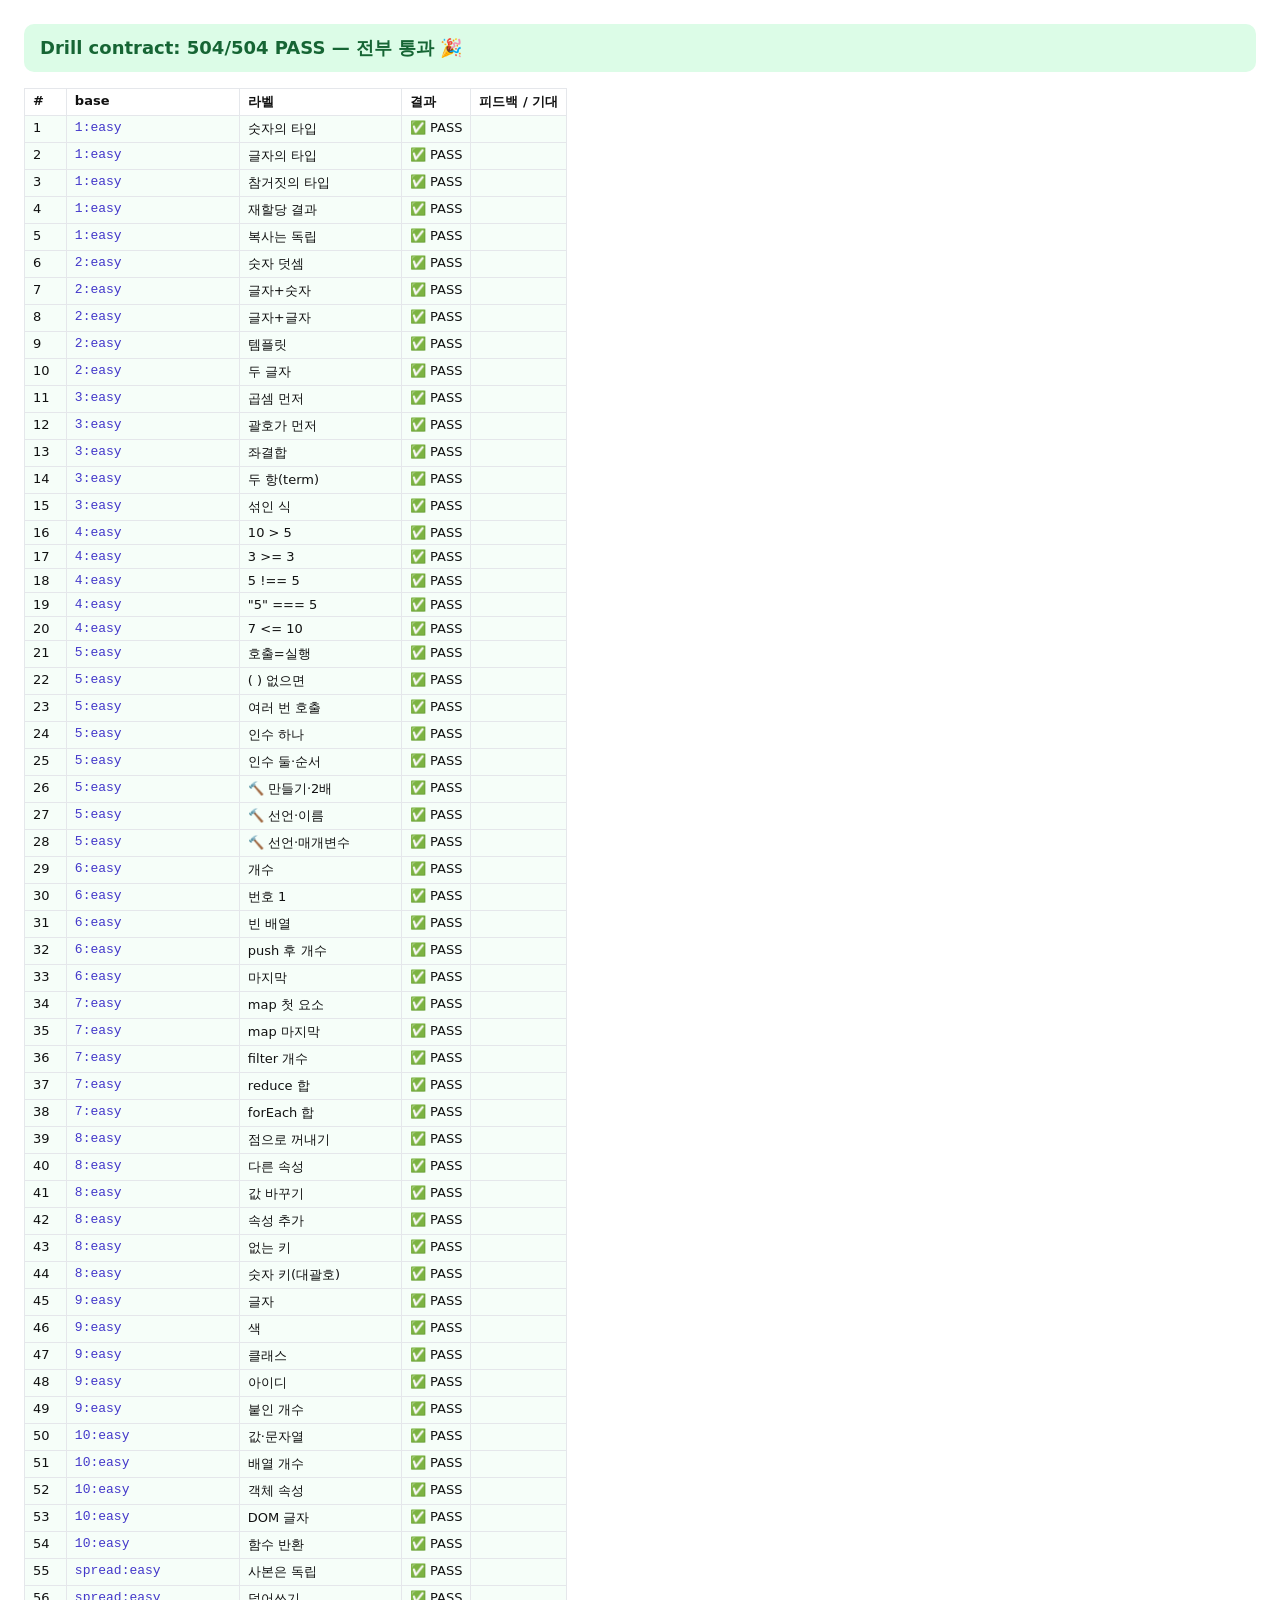
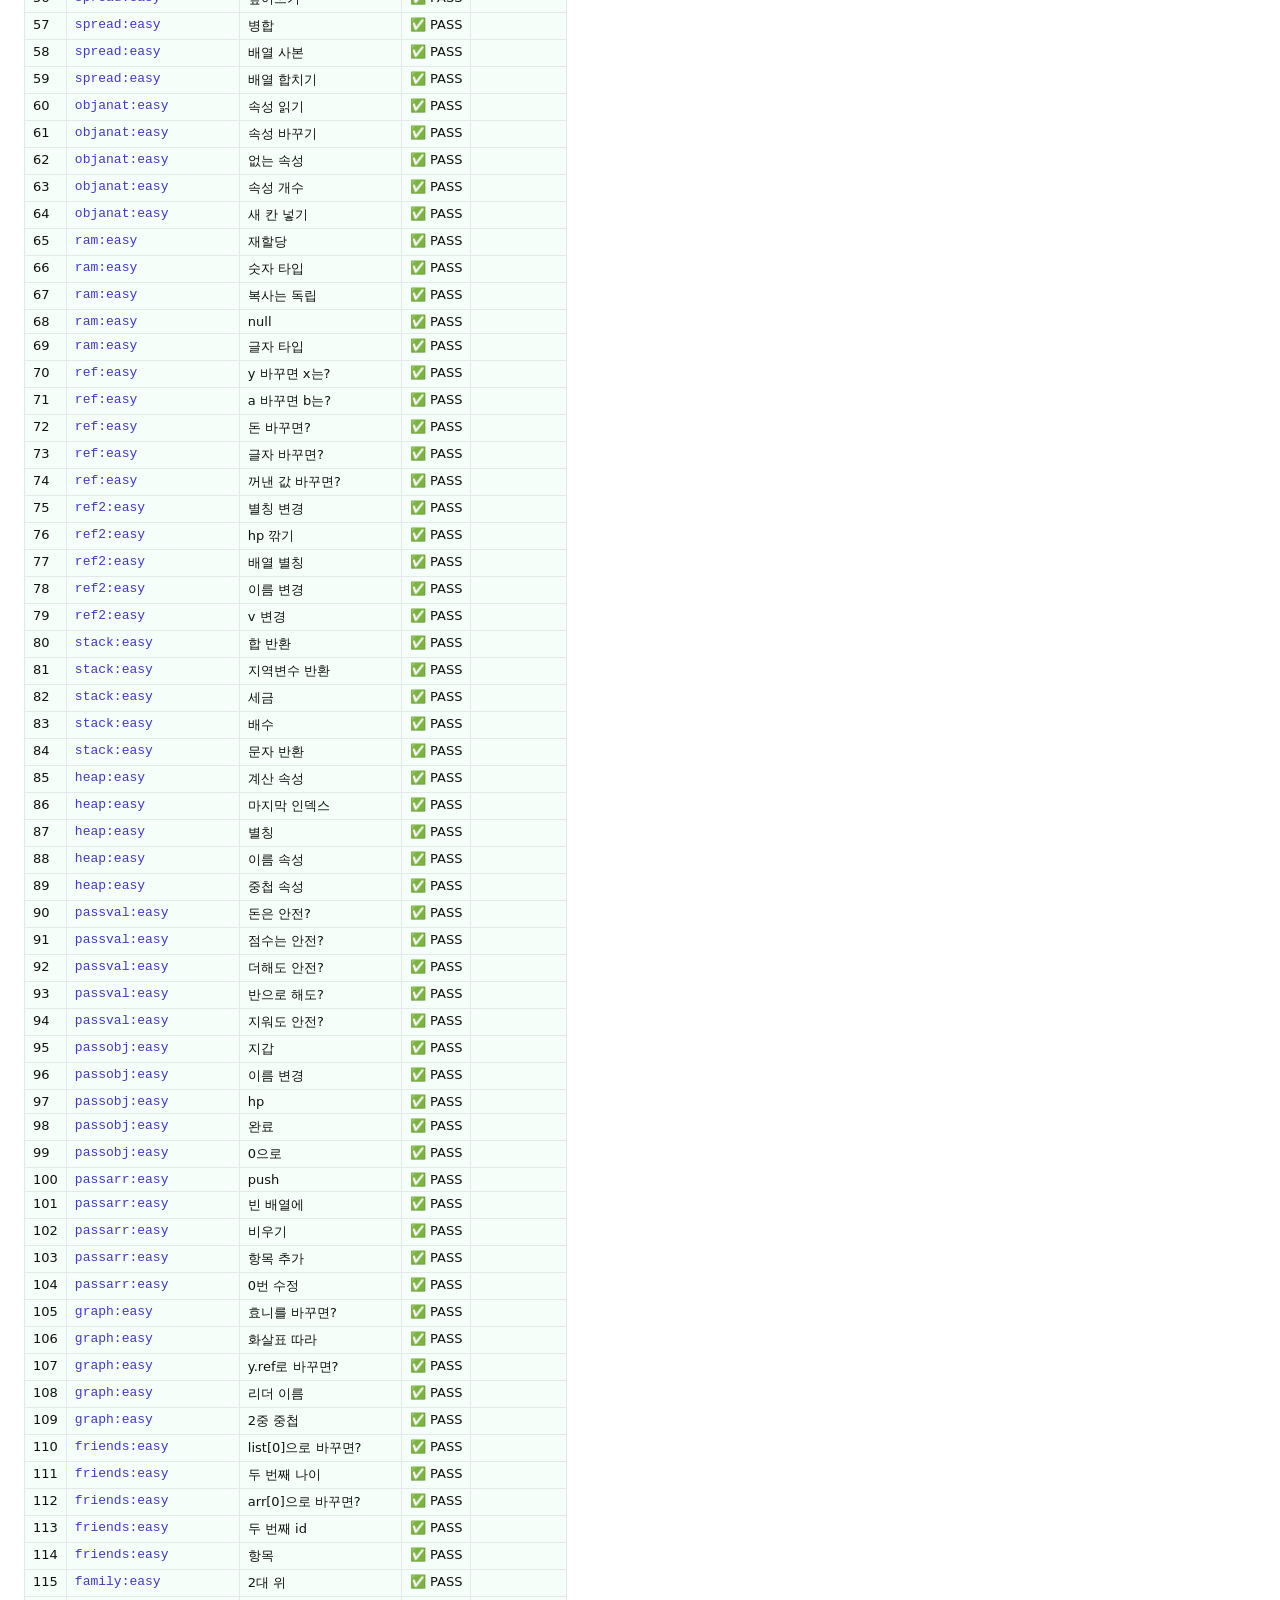
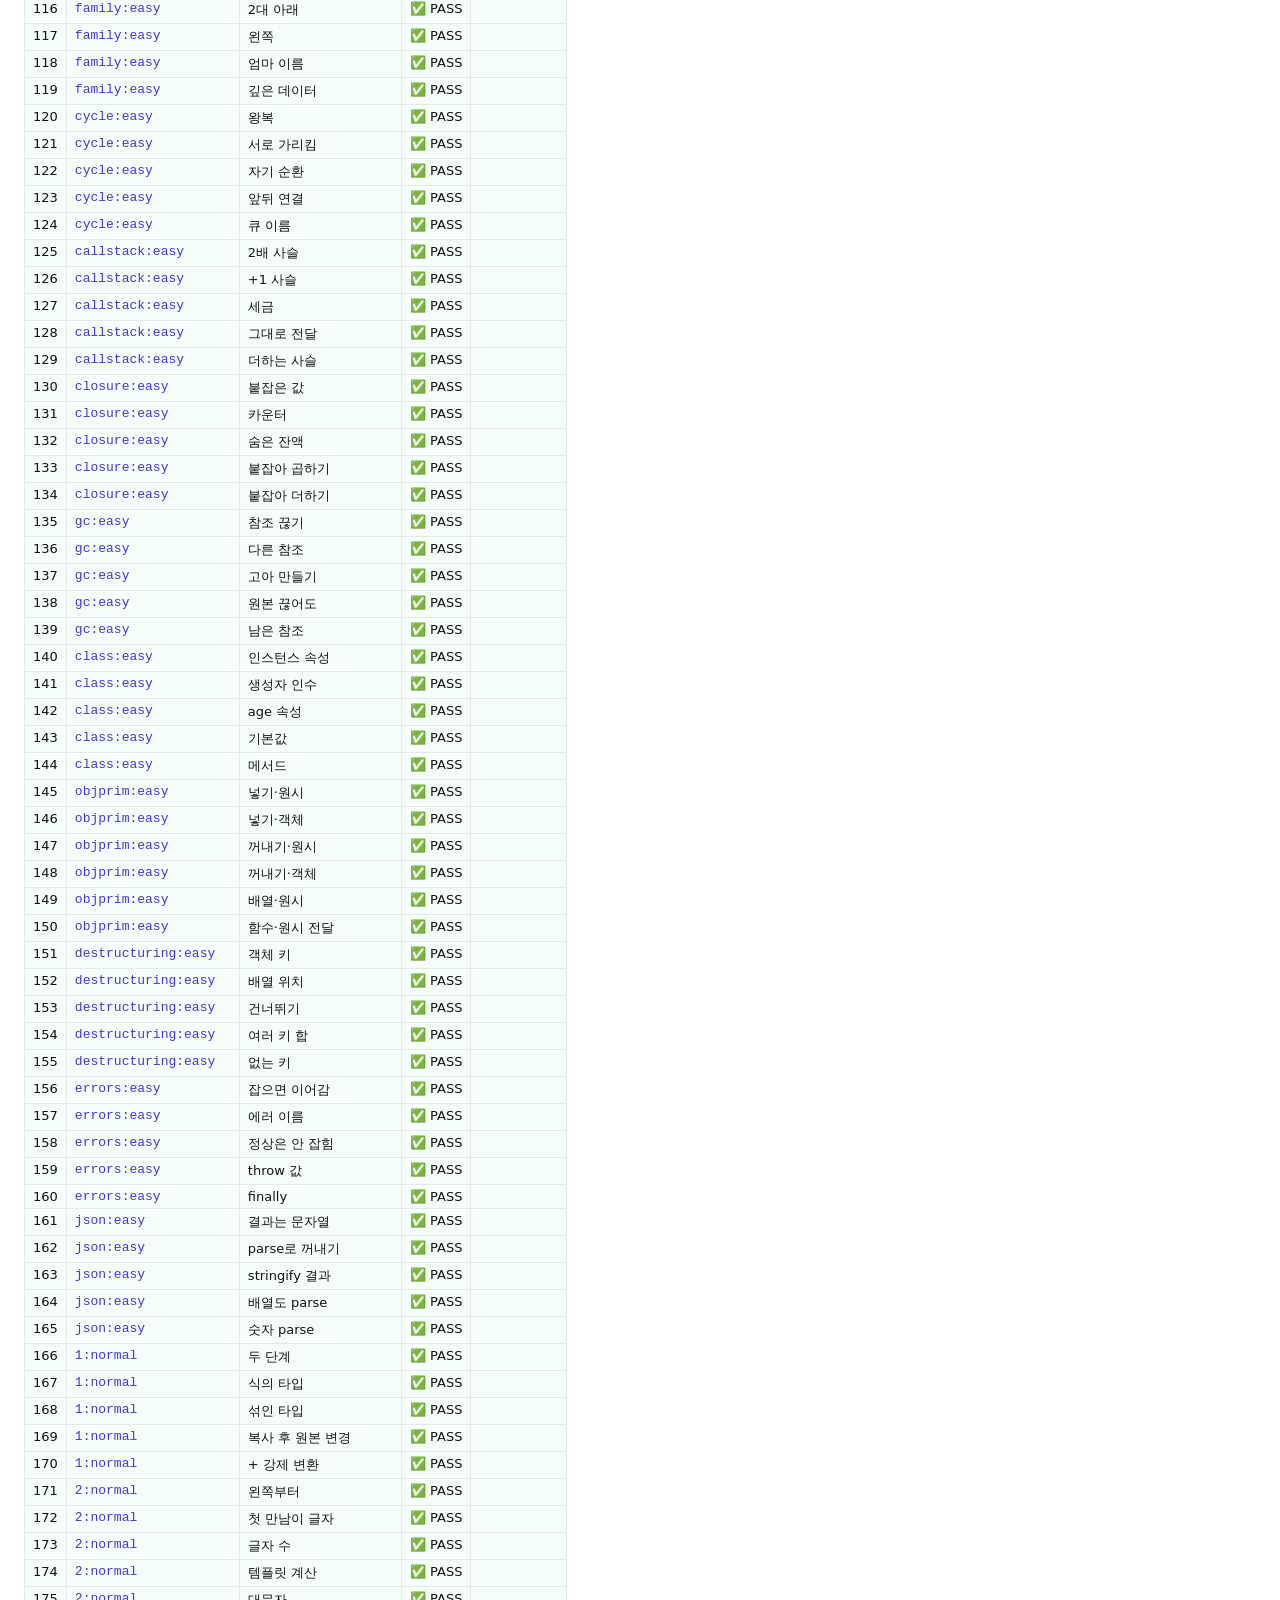
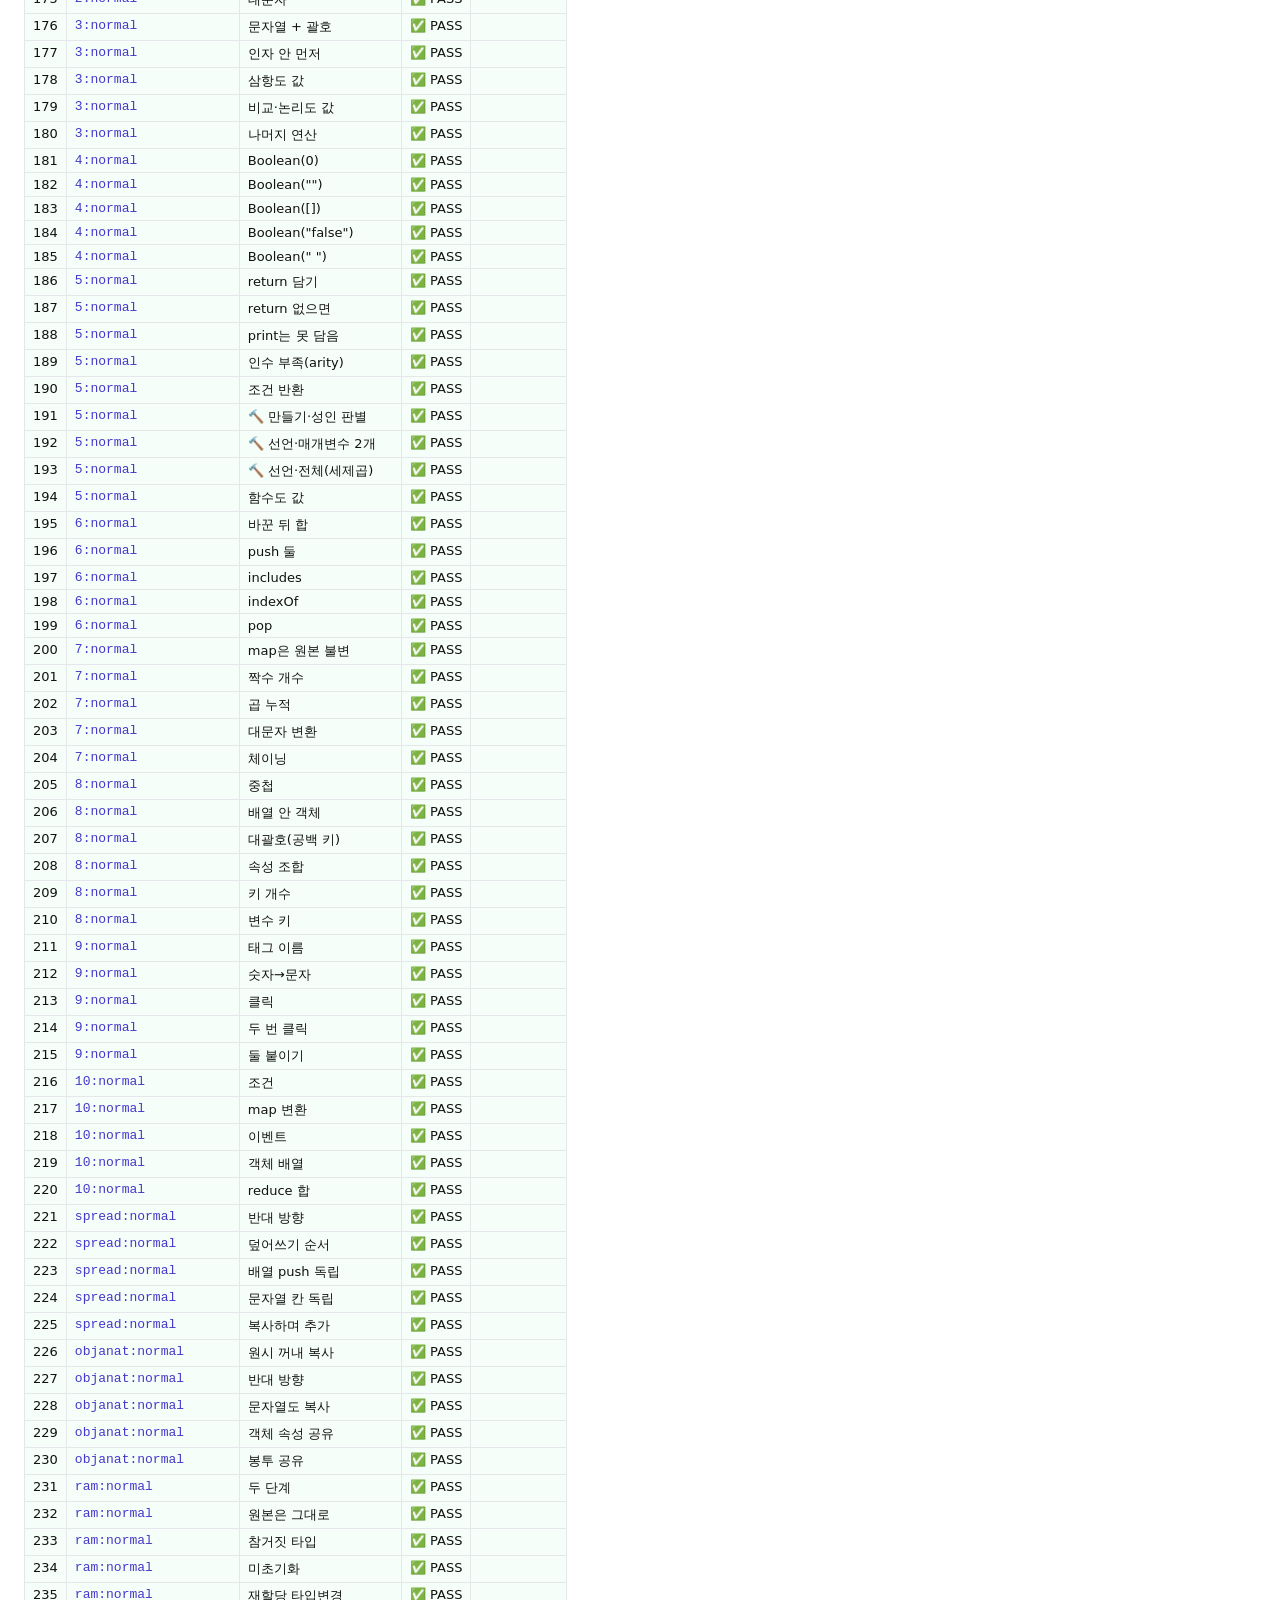
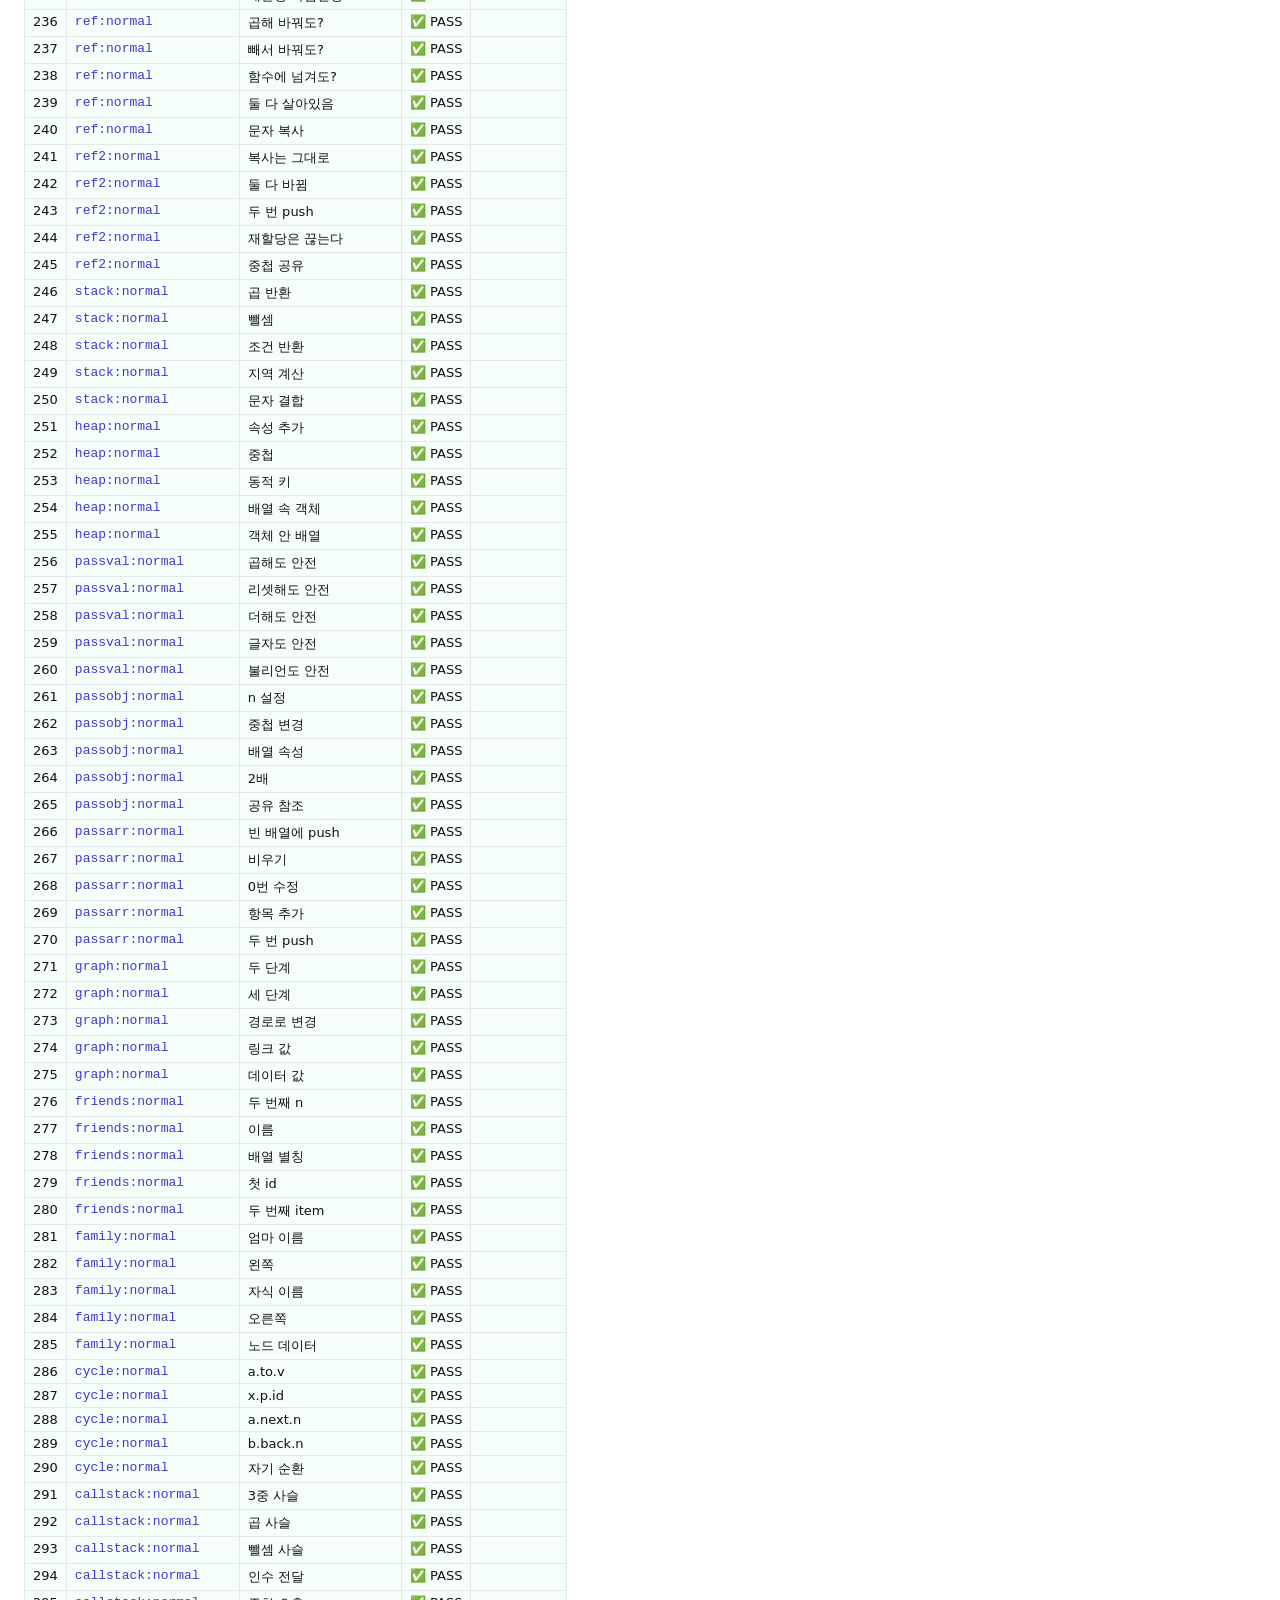
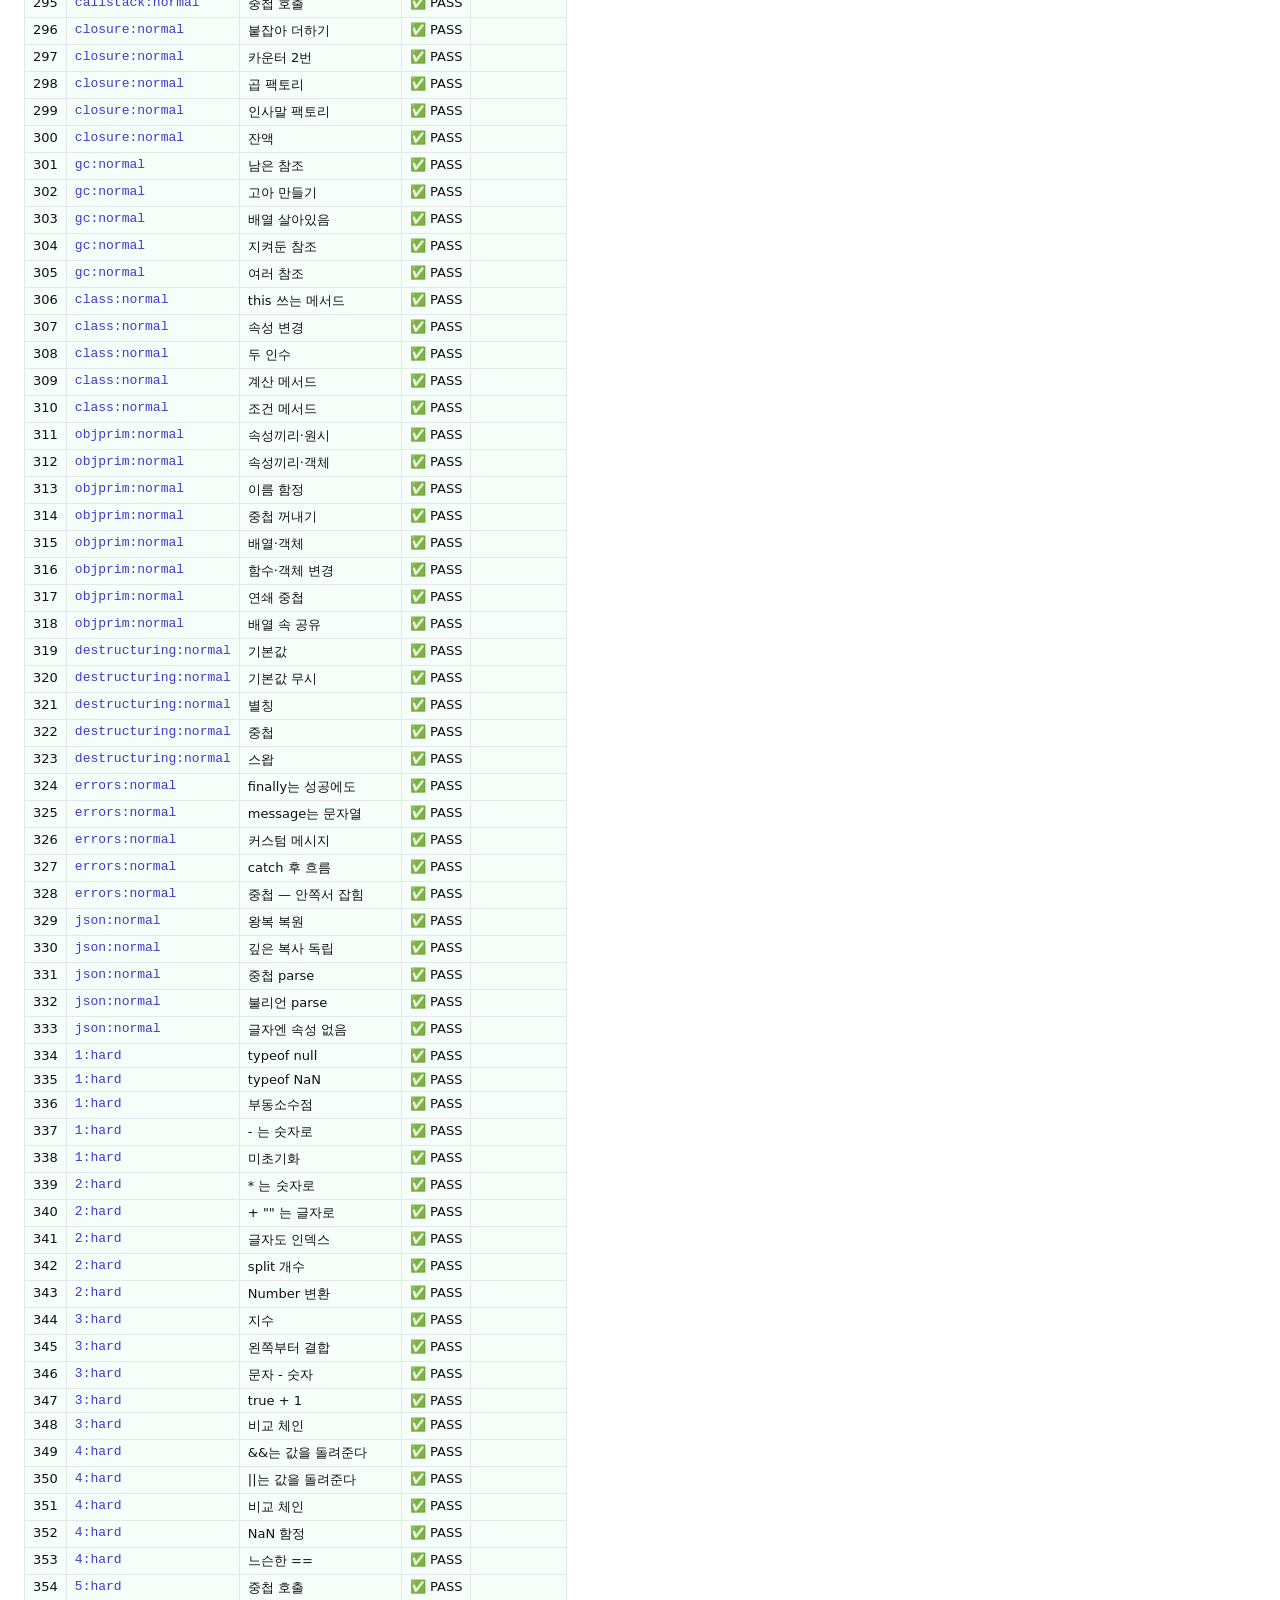
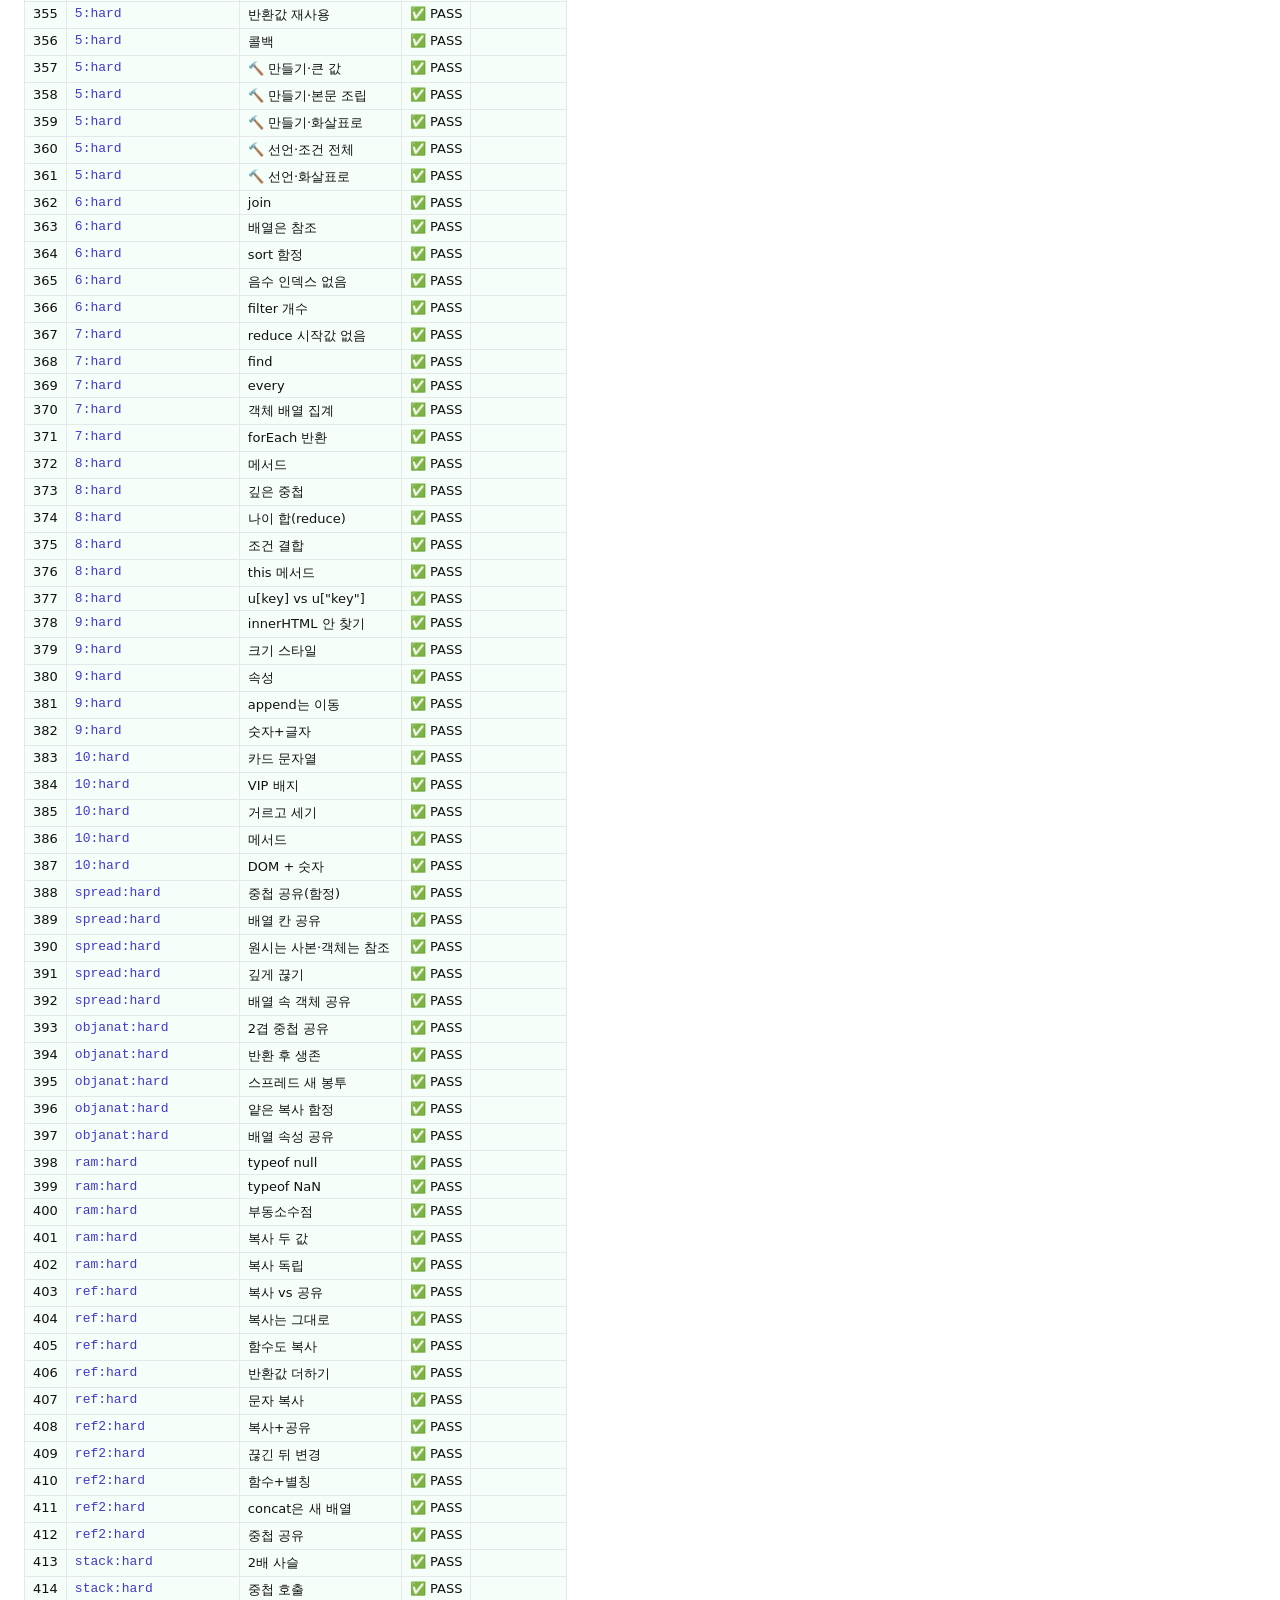
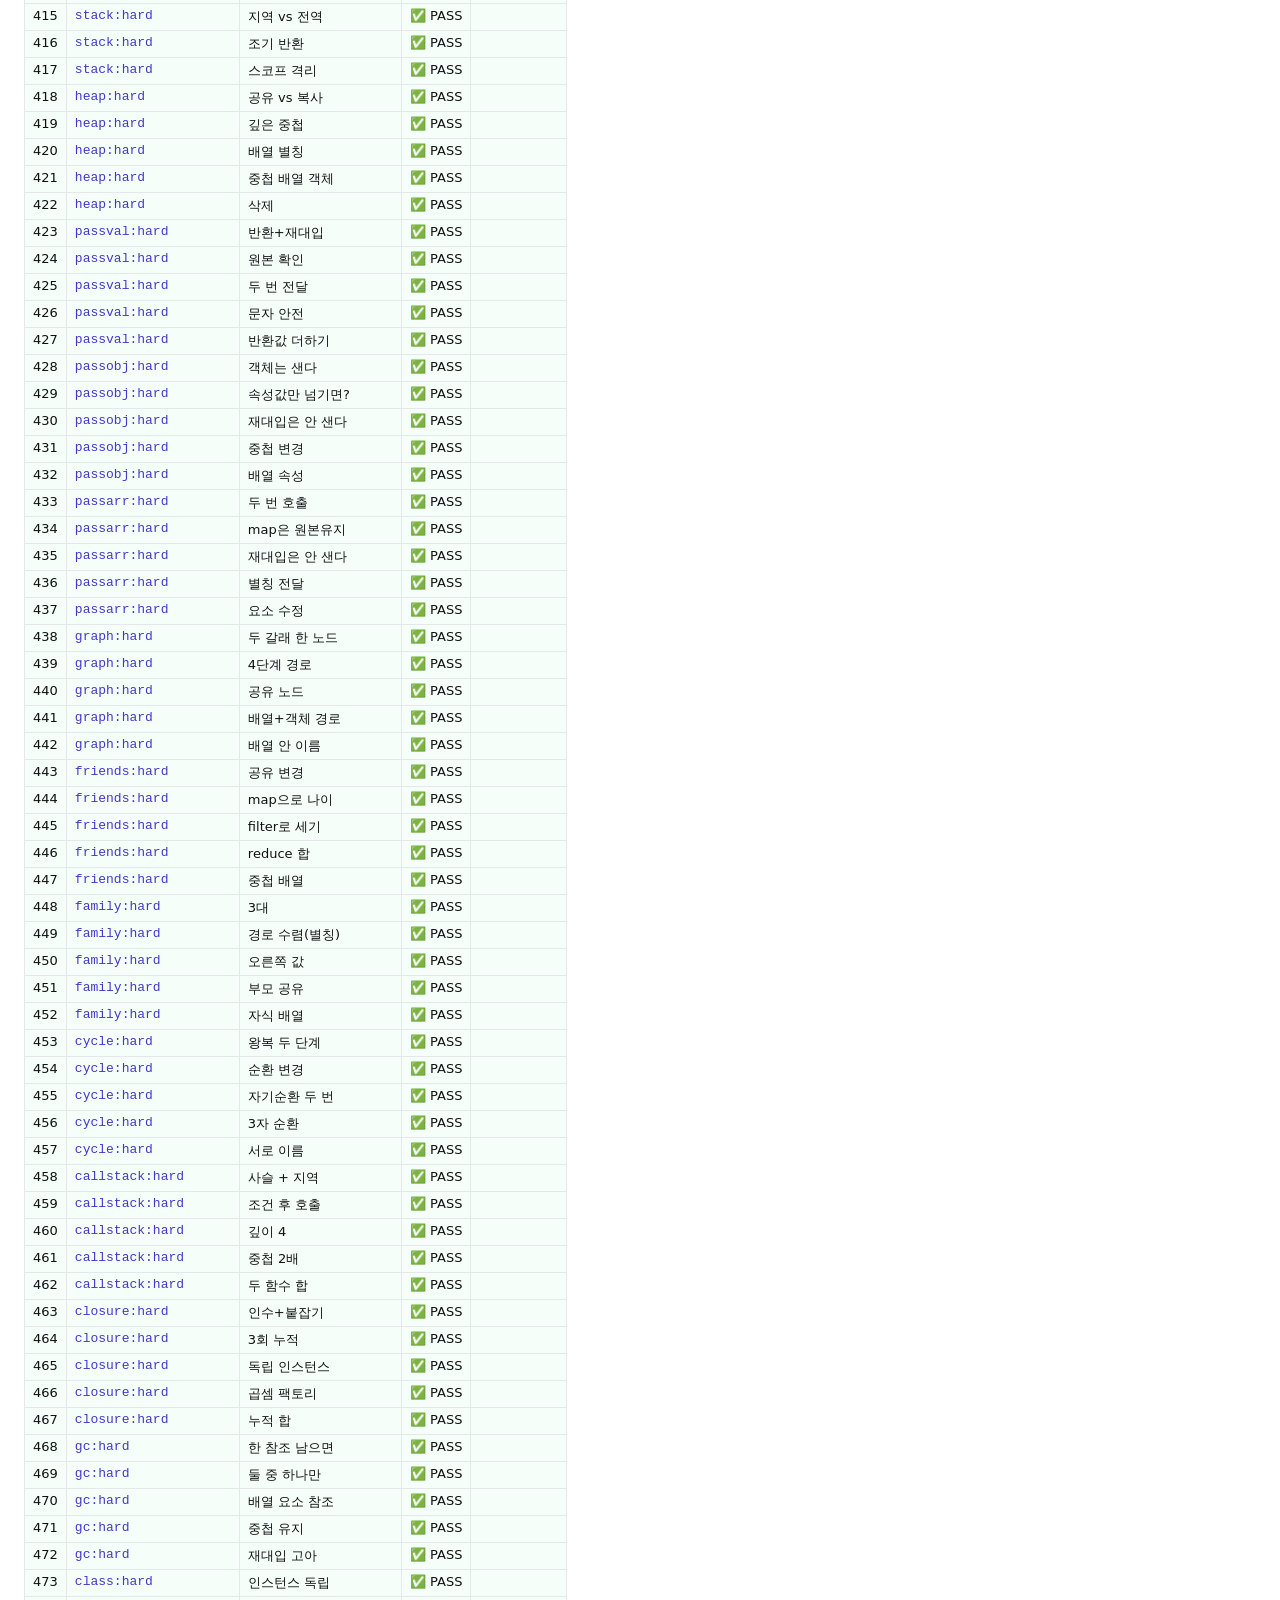
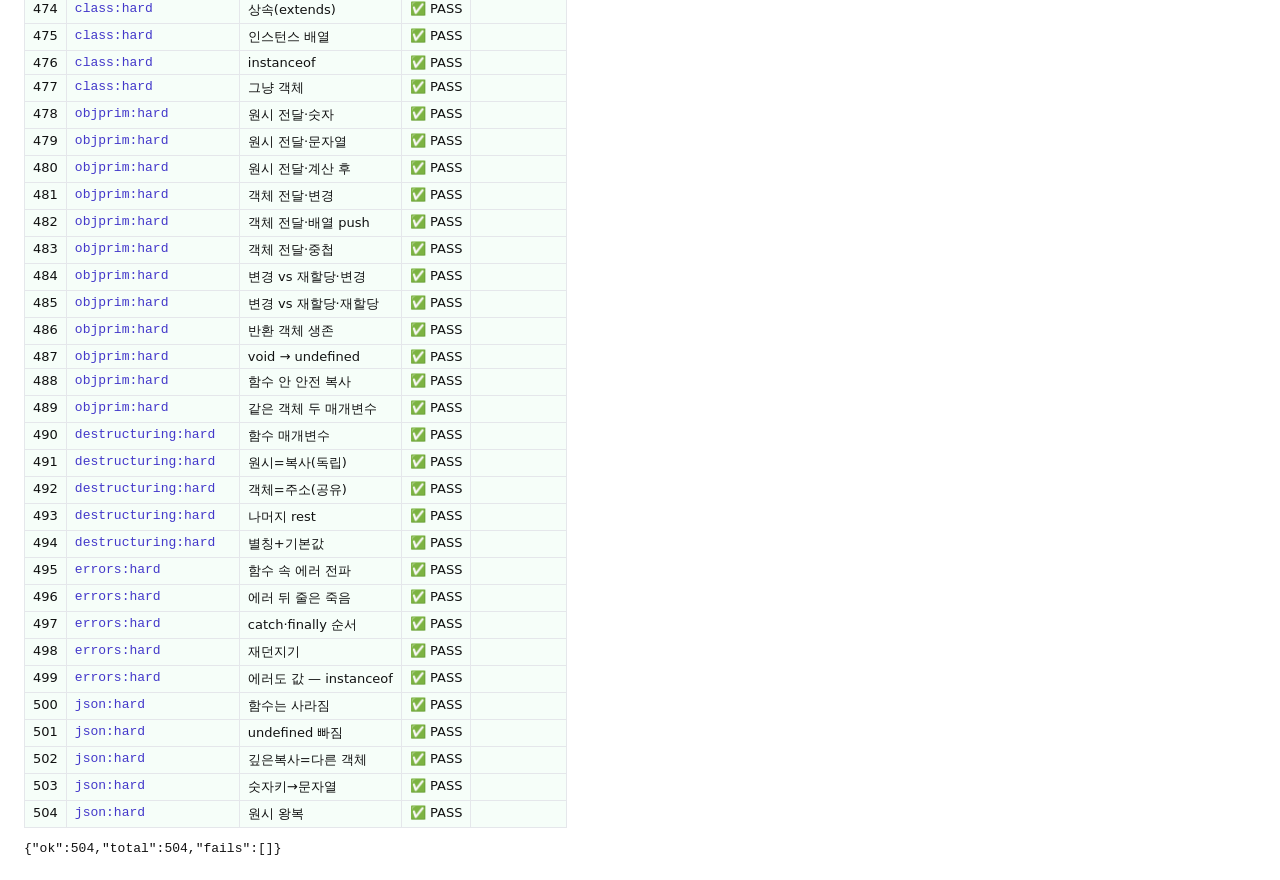
<file: test/drills.html>
<!doctype html>
<html lang="ko">
  <head>
    <meta charset="UTF-8" />
    <title>Drill contract test</title>
    <!--
      드릴 계약 테스트 (headless 브라우저에서 real document 로 실행)
      ─ 왜: node DOM 스텁은 실제 브라우저 DOM과 조용히 갈라진다(배열 fmt 드리프트 사례).
             그래서 '스텁을 흉내내 검증'하지 않고 '진짜 위젯(Drill)을 진짜 document 로 구동'해 계약을 검증한다.
      ─ 무엇을: 모든 window.Practices 의 각 문제를 Drill({problems:[p]}) 로 렌더 → 입력칸에 p.answer 를
                 넣고 '확인' 클릭 → .drill-feedback.ok 가 뜨면 PASS. (check→runFilled→fmt→normalize 전 경로 실행)
      ─ 실행:   브라우저로 열면 표가 보이고, headless(--dump-dom)면 #summary 텍스트로 결과를 긁는다.
                document.title 에도 "PASS n/n" 을 박는다.
    -->
    <style>
      body { font-family: system-ui, sans-serif; margin: 24px; color: #111; }
      #summary { font-size: 18px; font-weight: 800; padding: 12px 16px; border-radius: 10px; margin-bottom: 16px; }
      #summary.pass { background: #dcfce7; color: #166534; }
      #summary.fail { background: #fee2e2; color: #991b1b; }
      table { border-collapse: collapse; font-size: 13px; }
      th, td { border: 1px solid #e5e7eb; padding: 4px 8px; text-align: left; vertical-align: top; }
      tr.ok td { background: #f6fef9; }
      tr.no td { background: #fef2f2; }
      .tag { font-family: ui-monospace, monospace; color: #4338ca; }
      code { font-family: ui-monospace, monospace; }
    </style>
  </head>
  <body>
    <div id="summary">실행 중…</div>
    <table id="rows"><thead><tr><th>#</th><th>base</th><th>라벨</th><th>결과</th><th>피드백 / 기대</th></tr></thead><tbody></tbody></table>

    <!-- 실제 위젯 + 레슨(= Practices 등록). 위젯은 로드 시 전역만 만들고, 레슨 IIFE 는 render 를 부르지 않으므로 Drill 하나면 충분하지만, index.html 과 동일 집합을 실어 로드 시점 누락을 막는다. -->
    <script src="../src/lib/runner.js"></script>
    <script src="../src/lib/drill.js"></script>
    <script src="../src/lib/memory-model.js"></script>
    <script src="../src/lib/stackviz.js"></script>
    <script src="../src/lib/exprreduce.js"></script>
    <script src="../src/lib/quiz.js"></script>
    <script src="../src/lessons/variables.js"></script>
    <script src="../src/lessons/memory-basics.js"></script>
    <script src="../src/lessons/memory-advanced.js"></script>
    <script src="../src/lessons/calc-strings.js"></script>
    <script src="../src/lessons/expressions.js"></script>
    <script src="../src/lessons/conditions.js"></script>
    <script src="../src/lessons/functions.js"></script>
    <script src="../src/lessons/arrays.js"></script>
    <script src="../src/lessons/loops.js"></script>
    <script src="../src/lessons/objects.js"></script>
    <script src="../src/lessons/classes.js"></script>
    <script src="../src/lessons/dom.js"></script>
    <script src="../src/lessons/capstone.js"></script>
    <script src="../src/drills/easy.js"></script>
    <script src="../src/drills/normal.js"></script>
    <script src="../src/drills/hard.js"></script>

    <script>
      // 진짜 위젯을 구동해 문제 하나를 채점한다 — check()→runFilled()→fmt()→normalize() 전 경로가 real document 로 실행된다.
      function verifyProblem(p) {
        const node = window.Drill({ problems: [p], hideHead: true })
        document.body.appendChild(node) // 붙여야 하는 건 아니지만 렌더 경로를 최대한 실제와 맞춘다
        const input = node.querySelector('.drill-input')
        const checkBtn = node.querySelector('.button-row .chip.on') // '확인' 버튼(정답 버튼은 .chip)
        input.value = p.answer
        checkBtn.click() // onclick=check 를 실제로 발화
        const fb = node.querySelector('.drill-feedback')
        const pass = !!node.querySelector('.drill-feedback.ok')
        const text = fb ? fb.textContent : '(피드백 없음)'
        node.remove()
        return { pass, text }
      }

      const tbody = document.querySelector('#rows tbody')
      const results = []
      let total = 0, ok = 0
      let n = 0

      // 채점 대상 수집: ① 난이도 파일(window.Drills.{easy,normal,hard}[base]) ② 아직 이주 안 한 레거시(window.Practices[base]).
      //   레거시는 Drills 어느 tier에도 없는 base만(이주 완료분 중복 방지).
      const D = window.Drills || { easy: {}, normal: {}, hard: {} }
      const sets = [] // { source, problems }
      for (const tier of ['easy', 'normal', 'hard']) {
        for (const base of Object.keys(D[tier] || {})) {
          const cfg = D[tier][base]
          if (cfg && Array.isArray(cfg.problems)) sets.push({ source: base + ':' + tier, problems: cfg.problems })
        }
      }
      const migrated = new Set([].concat(...['easy', 'normal', 'hard'].map((t) => Object.keys(D[t] || {}))))
      for (const base of Object.keys(window.Practices || {})) {
        if (migrated.has(String(base))) continue
        const cfg = window.Practices[base]
        if (cfg && Array.isArray(cfg.problems)) sets.push({ source: base + ' (legacy)', problems: cfg.problems })
      }

      for (const set of sets) {
        set.problems.forEach((p) => {
          if (p.answer === undefined || p.expect === undefined) return
          total++; n++
          let r
          try { r = verifyProblem(p) } catch (e) { r = { pass: false, text: '⚠️ 예외: ' + (e && e.message || e) } }
          if (r.pass) ok++
          results.push({ n, base: set.source, label: p.label || '', pass: r.pass, text: r.text, expect: p.expect })

          const tr = document.createElement('tr')
          tr.className = r.pass ? 'ok' : 'no'
          tr.innerHTML =
            '<td>' + n + '</td>' +
            '<td class="tag">' + set.source + '</td>' +
            '<td>' + (p.label || '') + '</td>' +
            '<td>' + (r.pass ? '✅ PASS' : '❌ FAIL') + '</td>' +
            '<td>' + (r.pass ? '' : ('<code>' + (r.text || '').replace(/</g, '&lt;') + '</code> · 기대 <code>' + String(p.expect).replace(/</g, '&lt;') + '</code>')) + '</td>'
          tbody.appendChild(tr)
        })
      }

      const fails = results.filter((r) => !r.pass)
      const summary = document.querySelector('#summary')
      const head = 'Drill contract: ' + ok + '/' + total + (fails.length ? ' FAIL' : ' PASS')
      summary.className = fails.length ? 'fail' : 'pass'
      summary.textContent = head + (fails.length ? ' — 실패: ' + fails.map((f) => f.base + '/' + f.label).join(', ') : ' — 전부 통과 🎉')
      document.title = head
      // headless --dump-dom 로 긁을 수 있게 기계 판독용 한 줄도 남긴다.
      const marker = document.createElement('pre')
      marker.id = 'result-json'
      marker.textContent = JSON.stringify({ ok, total, fails: fails.map((f) => ({ base: f.base, label: f.label, got: f.text, expect: f.expect })) })
      document.body.appendChild(marker)
    </script>
  </body>
</html>
</file>
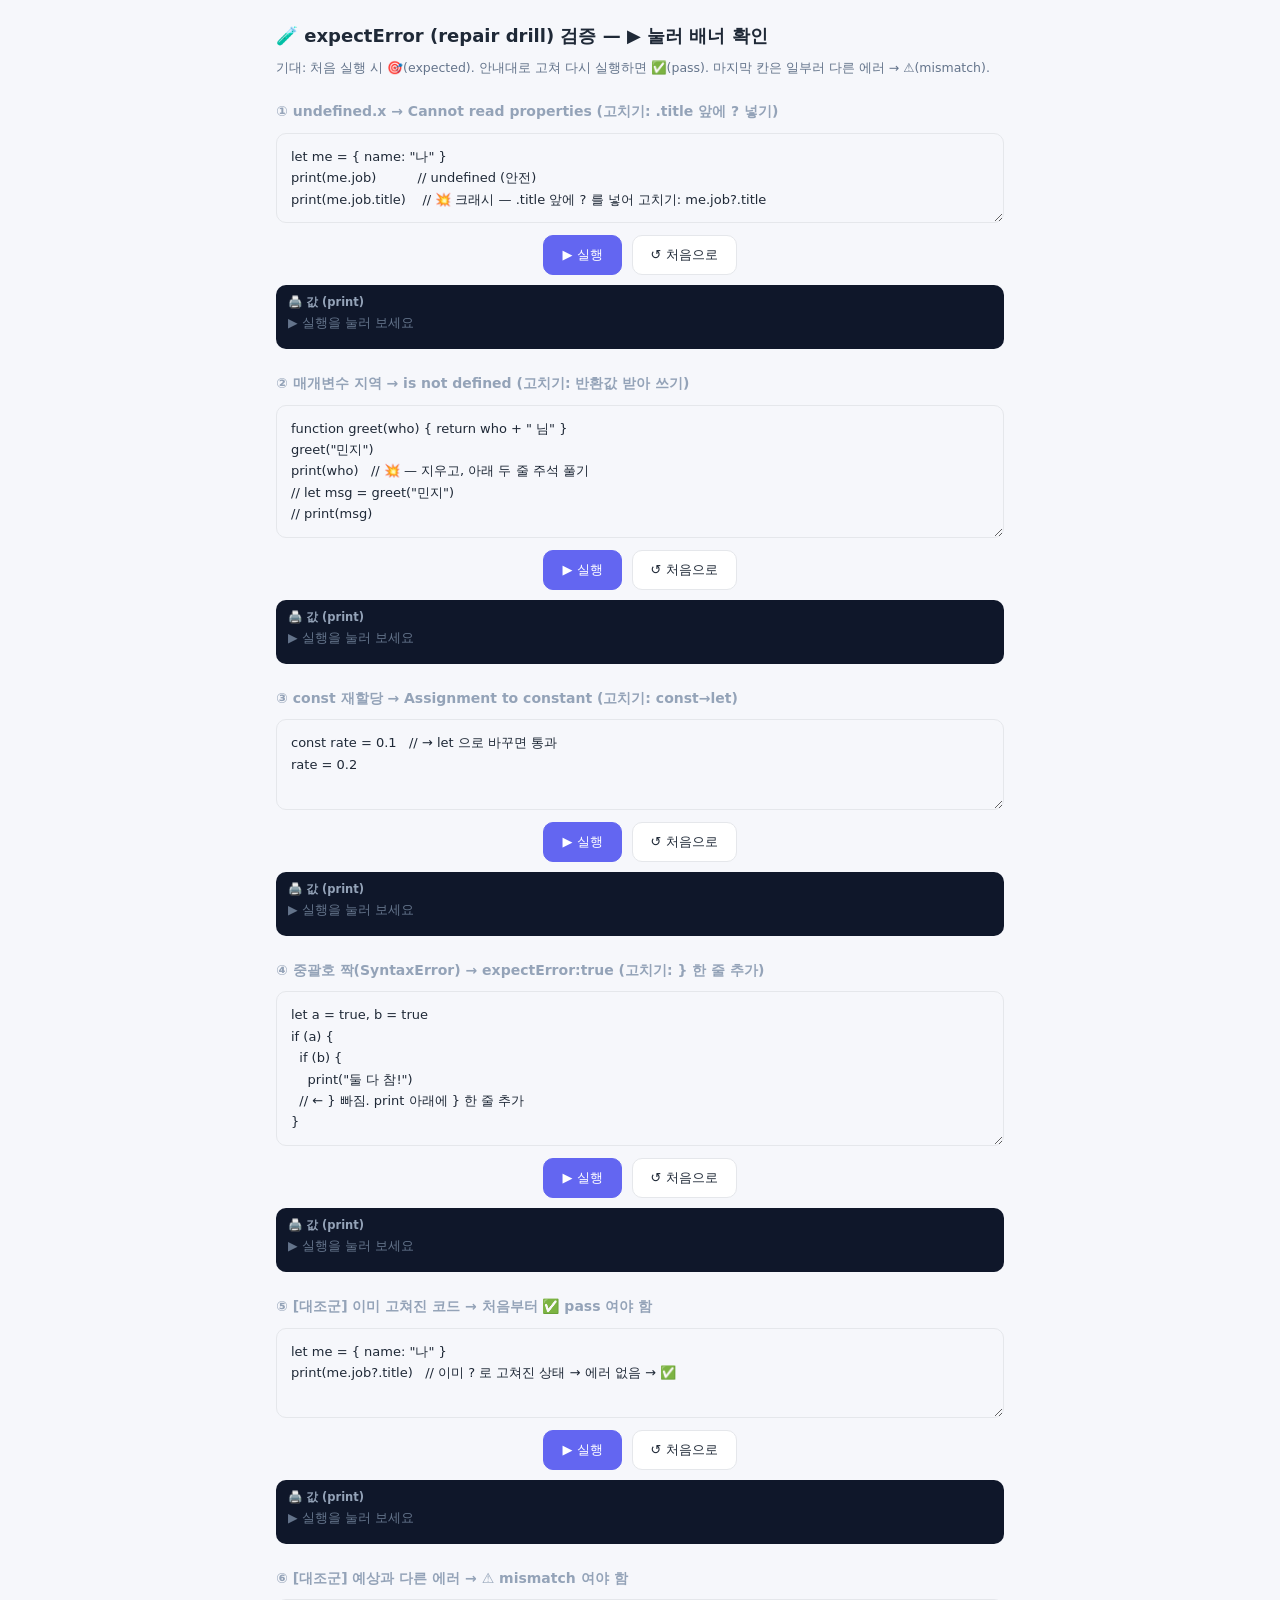
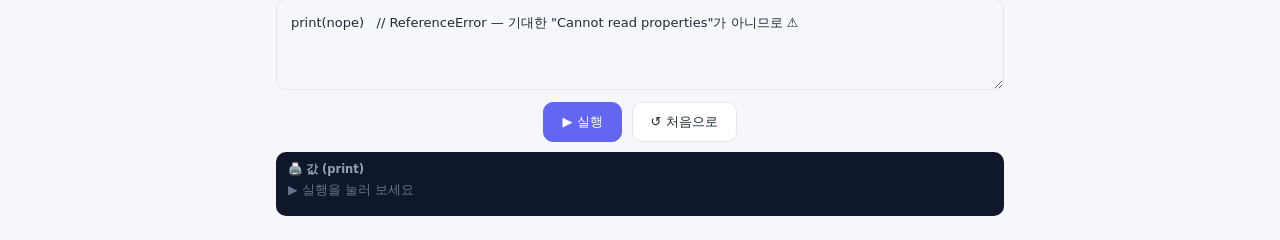
<file: test/expecterror-check.html>
<!doctype html>
<html lang="ko">
<head>
  <meta charset="utf-8" />
  <meta name="viewport" content="width=device-width, initial-scale=1" />
  <title>expectError repair-drill 검증</title>
  <link rel="stylesheet" href="../src/index.css" />
  <style>
    body { max-width: 760px; margin: 24px auto; padding: 0 16px; }
    h1 { font-size: 18px; } h2 { font-size: 14px; margin-top: 26px; color: #94a3b8; }
    .note { font-size: 12.5px; color: #64748b; margin: 4px 0 10px; }
  </style>
</head>
<body>
  <h1>🧪 expectError (repair drill) 검증 — ▶ 눌러 배너 확인</h1>
  <p class="note">기대: 처음 실행 시 🎯(expected). 안내대로 고쳐 다시 실행하면 ✅(pass). 마지막 칸은 일부러 다른 에러 → ⚠️(mismatch).</p>

  <h2>① undefined.x → Cannot read properties (고치기: .title 앞에 ? 넣기)</h2>
  <div id="d1"></div>

  <h2>② 매개변수 지역 → is not defined (고치기: 반환값 받아 쓰기)</h2>
  <div id="d2"></div>

  <h2>③ const 재할당 → Assignment to constant (고치기: const→let)</h2>
  <div id="d3"></div>

  <h2>④ 중괄호 짝(SyntaxError) → expectError:true (고치기: } 한 줄 추가)</h2>
  <div id="d4"></div>

  <h2>⑤ [대조군] 이미 고쳐진 코드 → 처음부터 ✅ pass 여야 함</h2>
  <div id="d5"></div>

  <h2>⑥ [대조군] 예상과 다른 에러 → ⚠️ mismatch 여야 함</h2>
  <div id="d6"></div>

  <script src="../src/lib/runner.js"></script>
  <script>
    d1.append(Runner({ showBox: false, expectError: 'Cannot read properties', code: [
      'let me = { name: "나" }',
      'print(me.job)          // undefined (안전)',
      'print(me.job.title)    // 💥 크래시 — .title 앞에 ? 를 넣어 고치기: me.job?.title',
    ].join('\n') }))

    d2.append(Runner({ showBox: false, expectError: 'is not defined', code: [
      'function greet(who) { return who + " 님" }',
      'greet("민지")',
      'print(who)   // 💥 — 지우고, 아래 두 줄 주석 풀기',
      '// let msg = greet("민지")',
      '// print(msg)',
    ].join('\n') }))

    d3.append(Runner({ showBox: false, expectError: 'Assignment to constant', code: [
      'const rate = 0.1   // → let 으로 바꾸면 통과',
      'rate = 0.2',
    ].join('\n') }))

    d4.append(Runner({ showBox: false, expectError: true, code: [
      'let a = true, b = true',
      'if (a) {',
      '  if (b) {',
      '    print("둘 다 참!")',
      '  // ← } 빠짐. print 아래에 } 한 줄 추가',
      '}',
    ].join('\n') }))

    d5.append(Runner({ showBox: false, expectError: 'Cannot read properties', code: [
      'let me = { name: "나" }',
      'print(me.job?.title)   // 이미 ? 로 고쳐진 상태 → 에러 없음 → ✅',
    ].join('\n') }))

    d6.append(Runner({ showBox: false, expectError: 'Cannot read properties', code: [
      'print(nope)   // ReferenceError — 기대한 "Cannot read properties"가 아니므로 ⚠️',
    ].join('\n') }))
  </script>
</body>
</html>
</file>
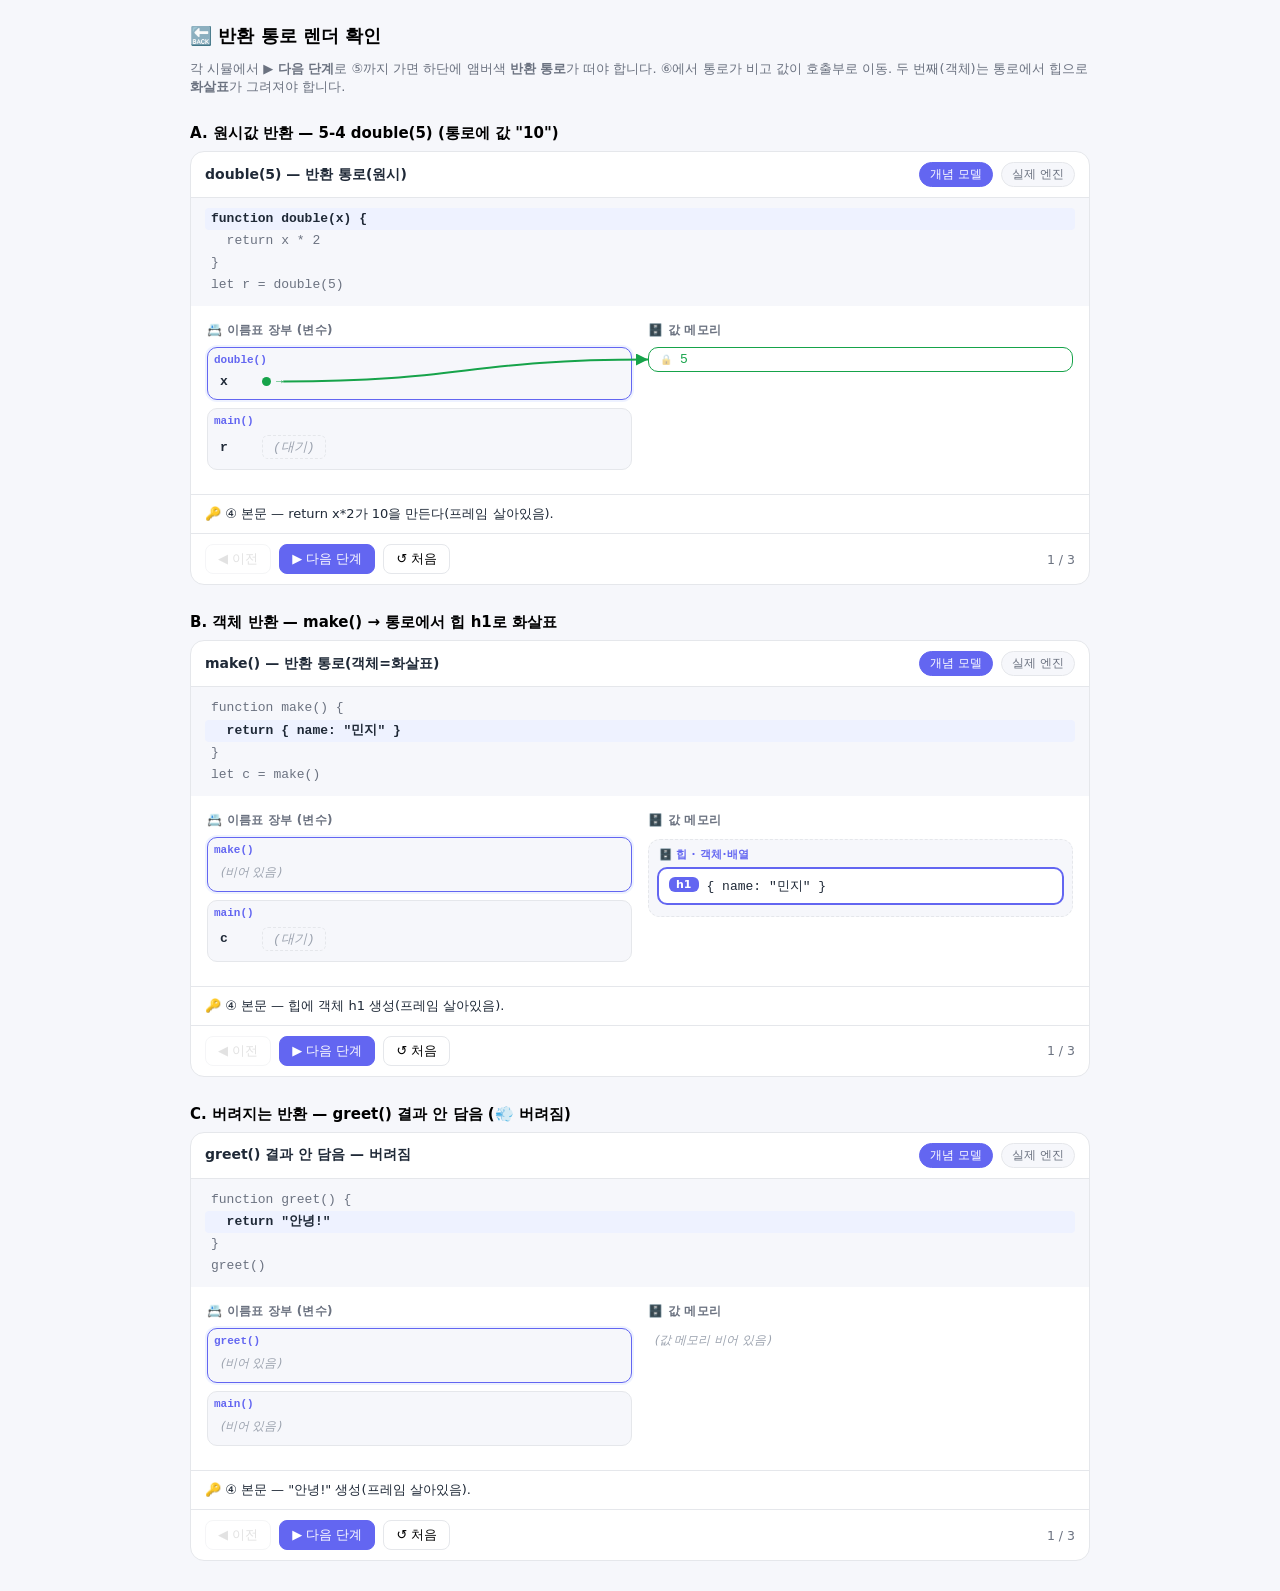
<file: test/retlane-check.html>
<!doctype html>
<html lang="ko"><head><meta charset="utf-8"><title>반환 통로 확인</title>
<style>
  body{font-family:system-ui,sans-serif;max-width:900px;margin:24px auto;padding:0 16px;background:#f6f7fb}
  h2{margin:28px 0 8px;font-size:15px}
  .hint{color:#6b7280;font-size:13px;margin:0 0 10px}
  :root{--brand:#6366f1;--brand-soft:#eef2ff}
</style></head><body>
<h1 style="font-size:18px">🔙 반환 통로 렌더 확인</h1>
<p class="hint">각 시뮬에서 <b>▶ 다음 단계</b>로 ⑤까지 가면 하단에 앰버색 <b>반환 통로</b>가 떠야 합니다. ⑥에서 통로가 비고 값이 호출부로 이동. 두 번째(객체)는 통로에서 힙으로 <b>화살표</b>가 그려져야 합니다.</p>

<h2>A. 원시값 반환 — 5-4 double(5) (통로에 값 "10")</h2>
<div id="a"></div>

<h2>B. 객체 반환 — make() → 통로에서 힙 h1로 화살표</h2>
<div id="b"></div>

<h2>C. 버려지는 반환 — greet() 결과 안 담음 (💨 버려짐)</h2>
<div id="c"></div>

<script src="../src/lib/memory-model.js"></script>
<script>
  document.getElementById('a').append(MemoryModel({
    title: 'double(5) — 반환 통로(원시)',
    code: ['function double(x) {', '  return x * 2', '}', 'let r = double(5)'],
    steps: [
      { line: 0, stack: [{ name: 'main', slots: [{ name: 'r', value: '(대기)', bad: true }] }, { name: 'double', slots: [{ name: 'x', value: '5' }] }], heap: {}, note: '④ 본문 — return x*2가 10을 만든다(프레임 살아있음).' },
      { line: 1, stack: [{ name: 'main', slots: [{ name: 'r', value: '(대기)', bad: true }] }], heap: {}, returning: { value: '10' }, note: '⑤ 반환 — 10이 통로로 나오고 double pop. r은 대기.' },
      { line: 3, stack: [{ name: 'main', slots: [{ name: 'r', value: '10' }] }], heap: {}, note: '⑥ 대입 — 통로의 10을 r이 받음. 통로 비워짐.' },
    ],
  }))
  document.getElementById('b').append(MemoryModel({
    title: 'make() — 반환 통로(객체=화살표)',
    code: ['function make() {', '  return { name: "민지" }', '}', 'let c = make()'],
    steps: [
      { line: 1, stack: [{ name: 'main', slots: [{ name: 'c', value: '(대기)', bad: true }] }, { name: 'make', slots: [] }], heap: { h1: { label: '{ name: "민지" }' } }, note: '④ 본문 — 힙에 객체 h1 생성(프레임 살아있음).' },
      { line: 1, stack: [{ name: 'main', slots: [{ name: 'c', value: '(대기)', bad: true }] }], heap: { h1: { label: '{ name: "민지" }' } }, returning: { ref: 'h1', label: 'h1' }, note: '⑤ 반환 — h1 주소가 통로로. make pop. (통로→힙 화살표 확인)' },
      { line: 3, stack: [{ name: 'main', slots: [{ name: 'c', ref: 'h1' }] }], heap: { h1: { label: '{ name: "민지" }' } }, note: '⑥ 대입 — c가 h1을 받음. 통로 비워짐.' },
    ],
  }))
  document.getElementById('c').append(MemoryModel({
    title: 'greet() 결과 안 담음 — 버려짐',
    code: ['function greet() {', '  return "안녕!"', '}', 'greet()'],
    steps: [
      { line: 1, stack: [{ name: 'main', slots: [] }, { name: 'greet', slots: [] }], heap: {}, note: '④ 본문 — "안녕!" 생성(프레임 살아있음).' },
      { line: 3, stack: [{ name: 'main', slots: [] }], heap: {}, returning: { value: '"안녕!"', discarded: true }, note: '⑤ 반환 — 통로로 나오지만 호출부가 안 받음 → 💨 버려짐.' },
      { line: 3, stack: [{ name: 'main', slots: [] }], heap: {}, note: '통로 비워짐(아무 데도 안 감).' },
    ],
  }))
</script>
</body></html>
</file>
<file: src/index.css>
:root {
  --bg: #f6f7fb;
  --panel: #ffffff;
  --sidebar: #1e293b;
  --text: #1f2937;
  --muted: #6b7280;
  --brand: #6366f1;
  --brand-soft: #eef2ff;
  --border: #e5e7eb;
  --green: #16a34a;
  --red: #ef4444;

  /* 본문 = Pretendard, 코드(고정폭) = 나눔고딕코딩. CDN 실패 시 시스템 폰트로 폴백 */
  --font-sans: "Pretendard Variable", Pretendard, system-ui, "Segoe UI", "Malgun Gothic", -apple-system, sans-serif;
  --font-mono: "Nanum Gothic Coding", "D2Coding", var(--font-mono);

  font-family: var(--font-sans);
  color: var(--text);
}

* { box-sizing: border-box; }

/* 코드·표는 가로로 넘치면 자체 스크롤 — 화면 밖으로 삐져나가지 않게 */
pre { max-width: 100%; overflow-x: auto; }
.table-wrap { overflow-x: auto; }

body {
  margin: 0;
  background: var(--bg);
}

/* ---------- 레이아웃 ---------- */
.layout {
  display: flex;
  min-height: 100vh;
}

.sidebar {
  width: 280px;
  flex-shrink: 0;
  background: var(--sidebar);
  color: #e2e8f0;
  padding: 20px 14px;
  display: flex;
  flex-direction: column;
  gap: 8px;
  height: 100vh;
  position: sticky;
  top: 0;
  overflow: hidden;
}

.brand {
  font-size: 20px;
  margin: 0 0 16px 8px;
}

nav {
  display: flex;
  flex-direction: column;
  gap: 6px;
}

/* ---------- 책 목차(TOC) ---------- */
.book-title {
  display: flex;
  align-items: center;
  gap: 8px;
  font-size: 15px;
  font-weight: 700;
  color: #f8fafc;
  padding: 10px 12px;
  margin-bottom: 6px;
  background: rgba(255, 255, 255, 0.06);
  border: 1px solid rgba(255, 255, 255, 0.08);
  border-radius: 10px;
}
.book-ico { font-size: 18px; }

.toc {
  flex: 1;
  min-height: 0;
  overflow-y: auto;
  gap: 2px;
  padding-right: 4px;
}
.toc::-webkit-scrollbar { width: 8px; }
.toc::-webkit-scrollbar-thumb { background: rgba(255,255,255,0.14); border-radius: 8px; }

.toc-home {
  text-align: left;
  background: transparent;
  border: none;
  color: #cbd5e1;
  cursor: pointer;
  padding: 9px 12px;
  border-radius: 8px;
  font-size: 13px;
  font-weight: 600;
  margin-bottom: 4px;
}
.toc-home:hover { background: rgba(255, 255, 255, 0.08); }
.toc-collapse-all {
  display: block; width: 100%; text-align: left;
  background: transparent; border: none; color: #94a3b8; cursor: pointer;
  padding: 5px 12px; margin-bottom: 6px; border-radius: 8px;
  font-size: 12px; font-weight: 600; letter-spacing: .02em;
}
.toc-collapse-all:hover { background: rgba(255, 255, 255, 0.08); color: #e2e8f0; }
.toc-home.active { background: var(--brand); color: #fff; }
.toc-roadmap { margin-top: 12px; border-top: 1px solid rgba(255, 255, 255, 0.1); padding-top: 12px; }

/* 트랙 탭 (⚛️ React / 🟨 JS 기본) */
.track-tabs { display: flex; gap: 6px; margin-bottom: 12px; }
.track-tab {
  flex: 1;
  padding: 7px 8px;
  background: rgba(255, 255, 255, 0.06);
  border: 1px solid transparent;
  border-radius: 8px;
  color: #cbd5e1;
  font-size: 12.5px;
  font-weight: 700;
  cursor: pointer;
}
.track-tab:hover { background: rgba(255, 255, 255, 0.12); }
.track-tab.on { background: var(--brand); color: #fff; }

/* 체크 모드 탭 — 진도/연습/복습 */
.check-tabs { display: flex; gap: 4px; margin-bottom: 8px; }
.check-tab {
  flex: 1;
  padding: 5px 4px;
  background: rgba(255, 255, 255, 0.05);
  border: 1px solid transparent;
  border-radius: 7px;
  color: #cbd5e1;
  font-size: 11.5px;
  font-weight: 700;
  cursor: pointer;
  white-space: nowrap;
}
.check-tab:hover { background: rgba(255, 255, 255, 0.12); }
.check-tab.on { background: var(--brand); color: #fff; }

/* 진행률 바 */
.progress { padding: 0 4px 12px; }
.progress-track { height: 6px; background: rgba(255, 255, 255, 0.14); border-radius: 999px; overflow: hidden; }
.progress-fill { height: 100%; background: var(--brand); border-radius: 999px; transition: width 0.3s ease; }
.progress-text { display: block; margin-top: 5px; font-size: 11px; color: #94a3b8; }

/* 목차 항목 = 체크박스 + 이동 버튼 */
.toc-item-row { display: flex; align-items: center; gap: 4px; }
.toc-item-row .toc-item { flex: 1; min-width: 0; }
/* 하위 단계 펼침/접기 토글 (부모 강의 3·5) */
.toc-step-toggle { flex: none; background: transparent; border: none; color: #64748b; cursor: pointer; font-size: 11px; line-height: 1; padding: 4px 6px; border-radius: 6px; transition: transform .15s, color .15s; }
.toc-step-toggle:hover { color: #cbd5e1; background: rgba(255, 255, 255, 0.06); }
.toc-step-toggle.open { transform: rotate(90deg); color: var(--brand); }
/* 강(챕터) 접기 chevron — 왼쪽, 파트 chevron처럼. 자식 없는 행은 빈칸으로 정렬. */
.toc-lesson-toggle { flex: none; background: transparent; border: none; color: #94a3b8; cursor: pointer; font-size: 11px; line-height: 1; padding: 4px 5px; border-radius: 6px; transition: transform .15s, color .15s; }
.toc-lesson-toggle:hover { color: #e2e8f0; background: rgba(255, 255, 255, 0.08); }
.toc-lesson-toggle.open { transform: rotate(90deg); color: var(--brand); }
.toc-lesson-toggle-blank { flex: none; width: 21px; }
.toc-check {
  flex: none;
  width: 15px;
  height: 15px;
  margin: 0 2px;
  accent-color: var(--brand);
  cursor: pointer;
}
/* '연습' 모드에서 실습형이 아닌 항목 — 체크박스 자리만 비운다(정렬 유지) */
.toc-check-blank { flex: none; width: 15px; height: 15px; margin: 0 2px; display: inline-block; }
/* 🆕/🔗 표식 */
.toc-flag { margin-right: 3px; font-size: 11px; }

.toc-chapter { display: flex; flex-direction: column; }
.toc-chapter-head {
  display: flex;
  align-items: center;
  gap: 8px;
  width: 100%;
  text-align: left;
  background: transparent;
  border: none;
  color: #e2e8f0;
  cursor: pointer;
  padding: 10px 10px;
  border-radius: 8px;
  font-weight: 600;
  font-size: 13.5px;
}
.toc-chapter-head:hover { background: rgba(255, 255, 255, 0.06); }
.toc-chev {
  font-size: 10px;
  color: #94a3b8;
  transition: transform 0.2s;
  flex: none;
}
.toc-chapter-head.open .toc-chev { transform: rotate(90deg); }
.toc-ch-n {
  font-family: var(--font-mono);
  font-size: 11px;
  color: #94a3b8;
  flex: none;
}
.toc-ch-title {
  flex: 1;
  white-space: nowrap;
  overflow: hidden;
  text-overflow: ellipsis;
}

.toc-sections {
  display: flex;
  flex-direction: column;
  gap: 1px;
  margin: 2px 0 6px 18px;
  padding-left: 10px;
  border-left: 1px solid rgba(255, 255, 255, 0.1);
}
.toc-item {
  text-align: left;
  background: transparent;
  border: none;
  color: #cbd5e1;
  cursor: pointer;
  padding: 7px 10px;
  border-radius: 7px;
  display: flex;
  flex-direction: column;
  gap: 1px;
  transition: background 0.15s, color 0.15s;
}
.toc-item:hover { background: rgba(255, 255, 255, 0.08); }
.toc-item.active { background: var(--brand); color: #fff; }
.toc-item-title { font-size: 12.5px; font-weight: 500; }
.toc-item-sub { font-size: 11px; opacity: 0.6; }
.toc-item.active .toc-item-sub { opacity: 0.85; }

.nav-item {
  text-align: left;
  background: transparent;
  border: none;
  color: #cbd5e1;
  padding: 12px 14px;
  border-radius: 10px;
  cursor: pointer;
  display: flex;
  flex-direction: column;
  gap: 2px;
  transition: background 0.15s, color 0.15s;
}
.nav-item:hover { background: rgba(255, 255, 255, 0.08); }
.nav-item.active { background: var(--brand); color: #fff; }
.nav-title { font-weight: 600; font-size: 14px; }
.nav-subtitle { font-size: 12px; opacity: 0.75; }

.hint {
  margin-top: auto;
  font-size: 12px;
  line-height: 1.6;
  color: #94a3b8;
  padding: 12px 8px 0;
}
.hint code { background: rgba(255,255,255,0.12); padding: 1px 5px; border-radius: 4px; }

.content {
  flex: 1;
  min-width: 0; /* flex 자식이 줄어들 수 있게 — 코드 블록 가로 넘침 방지 */
  padding: 40px 48px;
  max-width: 900px;
}

/* 모바일 목차 오버레이 배경 (기본은 숨김, 폰에서만 표시) */
.sidebar-backdrop {
  display: none;
  position: fixed;
  inset: 0;
  background: rgba(0, 0, 0, 0.45);
  z-index: 55;
}

/* 사이드바 접기/펼치기 */
.sidebar-collapse {
  margin-left: auto;
  background: transparent;
  border: none;
  color: #94a3b8;
  cursor: pointer;
  font-size: 13px;
  padding: 3px 7px;
  border-radius: 6px;
  line-height: 1;
}
.sidebar-collapse:hover { background: rgba(255, 255, 255, 0.1); color: #fff; }
.layout.sidebar-collapsed .sidebar { display: none; }
.layout.sidebar-collapsed .content { padding-top: 64px; }
.sidebar-open {
  position: fixed;
  top: 14px;
  left: 14px;
  z-index: 50;
  background: var(--sidebar);
  color: #fff;
  border: 1px solid var(--border);
  border-radius: 8px;
  padding: 8px 12px;
  cursor: pointer;
  font-size: 14px;
  font-weight: 600;
  box-shadow: 0 4px 12px rgba(0, 0, 0, 0.18);
}
.sidebar-open:hover { background: var(--brand); border-color: var(--brand); }

/* ---------- 페이지 소스 파일 바 ---------- */
.page-file {
  display: inline-flex;
  align-items: center;
  gap: 8px;
  margin-bottom: 20px;
  padding: 7px 12px;
  background: var(--panel);
  border: 1px solid var(--border);
  border-radius: 8px;
  color: var(--muted);
  font-size: 12.5px;
}
.page-file-ico { font-size: 13px; }
.page-file code {
  font-family: var(--font-mono);
  color: var(--text);
  font-size: 12.5px;
}
.page-file-entry {
  font-family: var(--font-mono);
  font-size: 11px;
  color: var(--brand);
  background: var(--brand-soft);
  padding: 1px 7px;
  border-radius: 999px;
}

/* ---------- 강의 공통 ---------- */
.lesson-header { margin-bottom: 24px; }

/* 이 단계에서 배우는 '딱 하나' 안내 (학습 목표) */
.lesson-goal {
  margin: 0 0 20px;
  padding: 14px 16px;
  background: var(--brand-soft);
  border: 1px solid color-mix(in oklab, var(--brand) 22%, var(--border));
  border-radius: 12px;
}
.lesson-goal-tag {
  display: inline-block;
  font-size: 12px;
  font-weight: 700;
  color: var(--brand);
  margin-bottom: 6px;
}
.lesson-goal p { margin: 0; font-size: 14.5px; line-height: 1.6; color: var(--text); }
/* 홈 '이 강의 나에게 맞나' 자기선별 블럭 */
.fit-check { margin: 0 0 14px; padding: 12px 16px; background: var(--panel); border: 1px solid var(--border); border-radius: 12px; }
.fit-check-tag { display: inline-block; font-size: 12px; font-weight: 700; color: var(--brand); margin-bottom: 7px; }
.fit-check ul { margin: 0; padding: 0; list-style: none; display: flex; flex-direction: column; gap: 6px; }
.fit-check li { font-size: 13.5px; line-height: 1.55; color: var(--text); }
.fit-table { width: 100%; border-collapse: collapse; margin-top: 2px; }
.fit-table td { padding: 8px 8px; border-top: 1px solid var(--border); vertical-align: top; font-size: 13.5px; line-height: 1.4; }
.fit-table tr:first-child td { border-top: none; }
.fit-who span { display: block; font-size: 12px; color: var(--muted); margin-top: 2px; }
.fit-star { white-space: nowrap; text-align: center; color: #f59e0b; letter-spacing: 1.5px; font-size: 14px; width: 88px; }
.fit-verdict { color: var(--muted); font-size: 12.5px; min-width: 84px; }
.fit-verdict b { color: #16a34a; }
/* 페이지 하단 이전/다음 (모바일에서 목차 없이 이동) */
.page-nav { display: flex; justify-content: space-between; gap: 12px; margin: 30px 0 10px; }
.page-nav > span { flex: 1; }
.page-nav-btn { flex: 1; display: flex; flex-direction: column; gap: 3px; padding: 12px 16px; border: 1px solid var(--border); border-radius: 12px; background: var(--panel); color: var(--text); cursor: pointer; text-align: left; min-width: 0; }
.page-nav-btn.next { text-align: right; align-items: flex-end; }
.page-nav-btn:hover { border-color: var(--brand); background: var(--brand-soft); }
.page-nav-btn .pn-dir { font-size: 11px; font-weight: 700; color: var(--brand); }
.page-nav-btn .pn-title { font-size: 13.5px; font-weight: 600; white-space: nowrap; overflow: hidden; text-overflow: ellipsis; max-width: 100%; }

/* 서브 섹션별 학습 포인트 칩 */
.learn-tag {
  display: inline-block;
  font-size: 12px;
  font-weight: 600;
  color: var(--brand);
  background: var(--brand-soft);
  border: 1px solid color-mix(in oklab, var(--brand) 20%, var(--border));
  padding: 3px 11px;
  border-radius: 999px;
  margin: 2px 0 8px;
}
.lesson-header h2 { margin: 8px 0 6px; font-size: 28px; }
.lesson-header p { margin: 0; color: var(--muted); }

.badge {
  display: inline-block;
  background: var(--brand-soft);
  color: var(--brand);
  font-size: 12px;
  font-weight: 700;
  padding: 4px 10px;
  border-radius: 999px;
}

.card {
  background: var(--panel);
  border: 1px solid var(--border);
  border-radius: 16px;
  padding: 24px;
  box-shadow: 0 1px 3px rgba(0,0,0,0.04);
}

button {
  font-family: inherit;
  font-size: 14px;
}

.try-it {
  margin-top: 28px;
  background: var(--brand-soft);
  border: 1px solid #e0e7ff;
  border-radius: 14px;
  padding: 18px 22px;
}
.try-it h4 { margin: 0 0 10px; }
.try-it ol { margin: 0; padding-left: 20px; line-height: 1.8; }
.try-it code, .lesson-header code {
  background: #fff;
  border: 1px solid var(--border);
  padding: 1px 6px;
  border-radius: 5px;
  font-size: 13px;
}

/* 확인해보기(반영) 변형 — 초록 톤 */
.try-it.reflect { background: rgba(34, 197, 94, 0.1); border-color: #bbf7d0; }
.reflect-before {
  font-family: var(--font-mono);
  font-size: 13px;
  background: var(--panel);
  border: 1px solid var(--border);
  border-radius: 8px;
  padding: 8px 12px;
  margin: 0 0 12px;
}
.reflect-q { margin: 12px 0 0; font-weight: 600; line-height: 1.6; }

/* ---------- 1단계: 프로필 카드 ---------- */
.card-grid {
  display: grid;
  grid-template-columns: repeat(auto-fill, minmax(200px, 1fr));
  gap: 16px;
}
.profile-card { text-align: center; }
.avatar {
  font-size: 48px;
  width: 80px;
  height: 80px;
  line-height: 80px;
  margin: 0 auto 12px;
  background: var(--brand-soft);
  border-radius: 50%;
}
.profile-card h3 { margin: 0 0 4px; }
.profile-card .role { margin: 0 0 12px; color: var(--brand); font-weight: 600; font-size: 14px; }
.profile-card .bio { margin: 0; color: var(--muted); font-size: 14px; line-height: 1.5; }

/* ---------- 2단계: 카운터 ---------- */
.counter-card { text-align: center; }
.counter-value { font-size: 64px; font-weight: 800; margin-bottom: 16px; }
.button-row { display: flex; flex-wrap: wrap; gap: 10px; justify-content: center; }
.button-row button {
  padding: 10px 18px;
  border: 1px solid var(--border);
  background: #fff;
  border-radius: 10px;
  cursor: pointer;
  transition: background 0.15s;
}
.button-row button:hover { background: var(--brand-soft); }

.like-card { margin-top: 16px; text-align: center; }
.like-button {
  padding: 12px 24px;
  border: 1px solid var(--border);
  background: #fff;
  border-radius: 999px;
  cursor: pointer;
  font-size: 16px;
}
.like-button.liked { background: #fee2e2; border-color: #fecaca; }
.like-text { color: var(--muted); margin-bottom: 0; }

/* ---------- 3단계: 투두 ---------- */
.todo-input-row { display: flex; gap: 8px; margin-bottom: 16px; }
.todo-input-row input {
  flex: 1;
  padding: 10px 14px;
  border: 1px solid var(--border);
  border-radius: 10px;
  font-size: 15px;
}
.todo-input-row button {
  padding: 10px 20px;
  background: var(--brand);
  color: #fff;
  border: none;
  border-radius: 10px;
  cursor: pointer;
}

.todo-list { list-style: none; margin: 0; padding: 0; display: flex; flex-direction: column; gap: 8px; }
.todo-item {
  display: flex;
  align-items: center;
  justify-content: space-between;
  padding: 10px 14px;
  border: 1px solid var(--border);
  border-radius: 10px;
}
.todo-item label { display: flex; align-items: center; gap: 10px; cursor: pointer; }
.todo-item.done span { text-decoration: line-through; color: var(--muted); }
.todo-item .delete { background: none; border: none; cursor: pointer; font-size: 16px; }
.empty { text-align: center; color: var(--muted); padding: 20px; }
.todo-footer { margin: 16px 0 0; color: var(--muted); font-size: 14px; }

/* ---------- 데모 카드 상단 파일명 라벨 ---------- */
.file-label {
  font-family: var(--font-mono);
  font-size: 12px;
  color: var(--muted);
  text-align: left;
  margin: -4px 0 14px;
  padding-bottom: 8px;
  border-bottom: 1px dashed var(--border);
}

/* ---------- 0단계: 대전제 배너 (UI = f(State)) ---------- */
.premise {
  display: flex;
  align-items: center;
  gap: 16px;
  background: linear-gradient(135deg, var(--brand) 0%, #8b5cf6 100%);
  color: #fff;
  border-radius: 14px;
  padding: 18px 22px;
  margin-bottom: 20px;
}
.premise-formula {
  font-size: 22px;
  font-weight: 800;
  font-family: var(--font-mono);
  white-space: nowrap;
  padding-right: 16px;
  border-right: 1px solid rgba(255, 255, 255, 0.4);
}
.premise p { margin: 0; font-size: 14px; line-height: 1.6; }
.premise b { font-weight: 700; }

/* ---------- 0·4단계: 나란히 비교 (반응형 vs 명령형) ---------- */
.compare-grid {
  display: grid;
  grid-template-columns: 1fr 1fr;
  gap: 16px;
}
.compare-card { position: relative; }
.compare-card.old { border-color: #fca5a5; }
.compare-card.react { border-color: #a5b4fc; }
.compare-tag {
  display: inline-block;
  font-size: 12px;
  font-weight: 700;
  padding: 3px 10px;
  border-radius: 999px;
  margin-bottom: 12px;
}
.compare-card.old .compare-tag { background: #fee2e2; color: #b91c1c; }
.compare-card.react .compare-tag { background: var(--brand-soft); color: var(--brand); }
.compare-card input {
  display: block;
  width: 100%;
  padding: 10px 14px;
  border: 1px solid var(--border);
  border-radius: 10px;
  font-size: 15px;
  margin-bottom: 10px;
}
.compare-card button {
  padding: 8px 16px;
  border: 1px solid var(--border);
  background: #fff;
  border-radius: 10px;
  cursor: pointer;
}
.compare-card .counter-value { font-size: 44px; }
.vanilla-frame { width: 100%; height: 130px; border: none; background: transparent; display: block; }
.vanilla-frame.dashboard-frame { height: 460px; }
.compare-note { margin: 10px 0 0; font-size: 14px; }
.compare-hint { margin: 10px 0 0; font-size: 13px; color: var(--muted); line-height: 1.5; }
.warn { margin: 8px 0 0; color: var(--red); font-size: 14px; font-weight: 600; }

/* ---------- 1단계: 컴포넌트 ---------- */
.clock { margin: 10px 0; color: var(--muted); }

/* 사용자 아바타 칩 (Greeting) */
.user-chip { display: flex; align-items: center; gap: 12px; }
.user-avatar {
  width: 44px;
  height: 44px;
  border-radius: 50%;
  background: var(--brand-soft);
  display: flex;
  align-items: center;
  justify-content: center;
  font-size: 24px;
  flex-shrink: 0;
}
.user-meta { display: flex; flex-direction: column; line-height: 1.3; }
.user-name { font-weight: 700; font-size: 15px; }
.user-role { font-size: 13px; color: var(--muted); }

.section-title { margin: 28px 0 4px; font-size: 18px; }
.section-desc { margin: 0 0 14px; color: var(--muted); font-size: 14px; line-height: 1.5; }
/* 설명을 문단 대신 목록으로 (가독성) */
.section-list { margin: 0 0 16px; padding-left: 20px; color: var(--muted); font-size: 14px; line-height: 1.7; }
.section-list li { margin-bottom: 4px; }
.section-list b { color: var(--text); }

/* 개념 설명 박스 (props 등) */
.concept {
  border: 1px solid var(--border);
  border-left: 4px solid var(--brand);
  border-radius: 12px;
  padding: 16px 18px;
  margin-bottom: 8px;
  background: var(--panel);
}
.concept-lead { margin: 0 0 12px; font-size: 15px; line-height: 1.6; }
.concept-flow {
  margin: 0 0 12px;
  padding: 14px;
  background: var(--bg);
  border: 1px solid var(--border);
  border-radius: 8px;
  font-family: var(--font-mono);
  font-size: 12.5px;
  line-height: 1.6;
  overflow-x: auto;
  white-space: pre;
}
.concept-terms { margin: 0; padding-left: 18px; line-height: 1.9; font-size: 14px; }
.concept-terms .muted-li { color: var(--muted); }
.concept-terms code {
  background: var(--bg);
  border: 1px solid var(--border);
  padding: 1px 5px;
  border-radius: 4px;
  font-size: 13px;
}

.announcement {
  background: var(--brand-soft);
  color: var(--brand);
  border-radius: 10px;
  padding: 12px 14px;
  font-weight: 600;
  font-size: 14px;
}

/* 복잡한 컴포넌트: 날씨 위젯 */
.weather-head { display: flex; justify-content: space-between; align-items: center; margin-bottom: 6px; }
.weather-city { font-weight: 700; font-size: 16px; }
.weather-mood { font-size: 13px; color: var(--muted); }
.weather-temp { font-size: 48px; font-weight: 800; margin-bottom: 10px; }
.weather-details { list-style: none; margin: 0; padding: 0; display: flex; flex-direction: column; gap: 6px; }
.weather-details li {
  display: flex;
  justify-content: space-between;
  font-size: 14px;
  padding: 7px 12px;
  background: var(--bg);
  border-radius: 8px;
}

/* 조립 컴포넌트: 대시보드 */
.dashboard { display: flex; flex-direction: column; gap: 12px; }

/* 캡슐화 데모: 메뉴 */
.app-menu { border: 1px solid var(--border); border-radius: 12px; max-width: 280px; max-height: 340px; overflow-y: auto; }
.menu-item { display: flex; align-items: center; gap: 10px; padding: 10px 14px; }
.menu-item:hover { background: var(--brand-soft); }
.menu-icon { font-size: 18px; width: 22px; text-align: center; }
.menu-label { flex: 1; font-size: 14px; }
/* 배경색은 Badge.jsx의 color prop이 담당한다 (기본 var(--red)) */
.menu-badge { color: #fff; font-size: 11px; font-weight: 700; border-radius: 999px; padding: 2px 7px; }
.menu-divider { border: none; border-top: 1px solid var(--border); margin: 0; }

/* ---------- 6단계: 폼 ---------- */
.form-row { display: flex; align-items: center; gap: 12px; margin-bottom: 10px; }
.form-row label { width: 64px; flex-shrink: 0; color: var(--muted); font-size: 14px; }
.form-row input {
  flex: 1;
  padding: 9px 12px;
  border: 1px solid var(--border);
  border-radius: 8px;
  font-size: 14px;
  background: var(--panel);
  color: var(--text);
}
.card form button {
  margin-top: 4px;
  padding: 9px 18px;
  background: var(--brand);
  color: #fff;
  border: none;
  border-radius: 8px;
  cursor: pointer;
}

/* ---------- 7단계: Context 트리 ---------- */
.tree-box {
  border: 1px solid var(--border);
  border-radius: 8px;
  padding: 10px 12px;
  margin-top: 8px;
  font-size: 14px;
}
.tree-box small { color: var(--muted); font-size: 12px; }
.tree-box.leaf { background: var(--brand-soft); font-weight: 600; }
.tree-box button {
  padding: 7px 14px;
  border: 1px solid var(--border);
  background: var(--panel);
  color: var(--text);
  border-radius: 8px;
  cursor: pointer;
}
.theme-box.dark { background: #0f172a; color: #e2e8f0; border-color: #334155; }

/* ---------- 8단계: 카드 가운데 / 칩 ---------- */
.card.center { text-align: center; }
.chip {
  padding: 6px 12px;
  border: 1px solid var(--border);
  background: var(--panel);
  color: var(--text);
  border-radius: 999px;
  cursor: pointer;
  font-size: 13px;
}
.chip.on { background: var(--brand); color: #fff; border-color: var(--brand); }
/* .card 안 <form>의 버튼은 .card form button 규칙(브랜드색)에 걸린다.
   칩은 선택/미선택을 색으로 구분해야 하므로 특정성을 높여 되돌린다. */
.chip-row .chip { background: var(--panel); color: var(--text); border-color: var(--border); }
.chip-row .chip.on { background: var(--brand); color: #fff; border-color: var(--brand); }
/* chip hover — .button-row button:hover(연한 배경)가 흰 글자 chip.on을 덮어 흐려지는 문제를 막는다 */
.chip:hover { border-color: var(--brand); }
.chip.on:hover {
  background: color-mix(in oklab, var(--brand) 85%, #000);
  border-color: color-mix(in oklab, var(--brand) 85%, #000);
  color: #fff;
}

/* 단계별 배지 색 */
.form-badge { background: #dbeafe !important; color: #1d4ed8 !important; }
.context-badge { background: #ccfbf1 !important; color: #0f766e !important; }
.effect-badge { background: #ede9fe !important; color: #6d28d9 !important; }

/* 사이드바 그룹 소제목 · 하위 단계 */
.nav-group {
  font-size: 11px;
  font-weight: 700;
  color: #94a3b8;
  letter-spacing: 0.3px;
  padding: 14px 14px 2px;
}
.nav-item.sub { padding: 8px 14px 8px 24px; }
.nav-item.sub .nav-title { font-size: 13px; }

/* ---------- 실습(Practice) 블록 ---------- */
.practice {
  margin-top: 28px;
  border: 2px solid var(--brand);
  border-radius: 16px;
  padding: 20px 22px;
  background: var(--panel);
}
.practice-head { display: flex; align-items: center; gap: 10px; margin-bottom: 10px; }
.practice-badge {
  background: var(--brand);
  color: #fff;
  font-size: 12px;
  font-weight: 700;
  padding: 4px 10px;
  border-radius: 999px;
  white-space: nowrap;
}
.practice-task { margin: 0; font-weight: 600; }
.practice-hints { margin: 0 0 16px; padding-left: 20px; color: var(--muted); font-size: 14px; line-height: 1.7; }

.practice-grid { display: grid; grid-template-columns: 1fr; gap: 14px; }
/* 정답은 옆이 아니라 아래로 쌓는다 (좁은 너비에서 잘 보이도록) */
.practice-grid.with-solution { grid-template-columns: 1fr; }

/* 접이식 코드 블록 (CodeBlock) */
.code-block { border: 1px solid var(--border); border-radius: 10px; overflow: hidden; margin: 8px 0; }
.code-block-head {
  display: flex; align-items: center; gap: 8px; width: 100%;
  text-align: left; cursor: pointer;
  background: var(--panel); border: none;
  padding: 8px 12px;
  font-family: var(--font-mono); font-size: 12.5px; color: var(--text);
}
.code-block-head:hover { background: var(--brand-soft); }
.cb-chev { color: var(--muted); font-size: 10px; transition: transform 0.2s; flex: none; }
.code-block.open .cb-chev { transform: rotate(90deg); }
.cb-file { font-weight: 700; }
.cb-meta { margin-left: auto; color: var(--muted); font-size: 11.5px; }
.cb-pre { margin: 0; border-top: 1px solid var(--border); border-radius: 0; max-height: 360px; overflow: auto; }

/* 난이도 탭 (PracticeLevels) */
.plv-tabs { display: flex; gap: 6px; flex-wrap: wrap; margin: 10px 0 4px; }
.plv-tab {
  font-family: inherit;
  font-size: 12.5px;
  font-weight: 600;
  padding: 5px 13px;
  border-radius: 999px;
  border: 1px solid var(--border);
  background: var(--panel);
  color: var(--muted);
  cursor: pointer;
  transition: background 0.12s, border-color 0.12s, color 0.12s;
}
.plv-tab:hover { border-color: var(--brand); }
.plv-tab.on { background: var(--brand); border-color: var(--brand); color: #fff; }

/* 관련 기술 태그 (TechTags) */
.tech-tags { display: flex; flex-wrap: wrap; align-items: center; gap: 6px; margin: 0 0 18px; }
.tech-tags-label { font-size: 12px; font-weight: 700; color: var(--muted); margin-right: 2px; }
.tech-tag {
  font-size: 12px;
  font-weight: 600;
  padding: 3px 10px;
  border-radius: 999px;
  border: 1px solid var(--border);
  background: var(--panel);
  color: var(--muted);
}
button.tech-tag { font-family: inherit; }
button.tech-tag.link {
  cursor: pointer;
  color: var(--brand);
  background: var(--brand-soft);
  border-color: color-mix(in oklab, var(--brand) 22%, var(--border));
  transition: background 0.12s, color 0.12s;
}
button.tech-tag.link:hover { background: var(--brand); color: #fff; border-color: var(--brand); }
.practice-slot { border: 1px solid var(--border); border-radius: 12px; overflow: hidden; }
.practice-slot.is-solution { border-color: var(--green); }
.slot-label {
  font-family: var(--font-mono);
  font-size: 12px;
  padding: 8px 12px;
  background: var(--bg);
  border-bottom: 1px solid var(--border);
  color: var(--muted);
}
.practice-slot.is-solution .slot-label { color: var(--green); }
.slot-body { padding: 16px; }

.practice-toggle {
  margin-top: 14px;
  padding: 9px 18px;
  background: var(--brand-soft);
  color: var(--brand);
  border: 1px solid var(--brand);
  border-radius: 10px;
  cursor: pointer;
  font-weight: 600;
}
.practice-toggle:hover { background: var(--brand); color: #fff; }

/* 실습용 데모 카드 */
.demo-card { border: 1px solid var(--border); border-radius: 12px; padding: 16px; background: var(--bg); }
.demo-card.center { text-align: center; }
.demo-emoji { font-size: 40px; margin-bottom: 6px; }
.demo-card h3 { margin: 4px 0; }
.demo-desc { margin: 0; color: var(--muted); font-size: 14px; }
.team-grid { display: grid; grid-template-columns: repeat(auto-fill, minmax(130px, 1fr)); gap: 10px; }
.plain-list { margin: 0; padding-left: 18px; line-height: 1.9; }
.demo-card input {
  width: 100%;
  padding: 9px 12px;
  border: 1px solid var(--border);
  border-radius: 8px;
  font-size: 14px;
  margin-bottom: 8px;
  background: var(--panel);
  color: var(--text);
}

/* step2: HelloName / Badge 실습 */
.hello-name { font-size: 15px; margin: 6px 0; }
.like-display { font-size: 28px; font-weight: 800; margin-bottom: 12px; }
.chip-row { display: flex; flex-wrap: wrap; gap: 8px; }
.badge-chip {
  display: inline-block;
  background: var(--brand-soft);
  color: var(--brand);
  border-radius: 999px;
  padding: 6px 12px;
  font-size: 14px;
  font-weight: 600;
}

/* 체크포인트 B: 장보기 리스트 */
.shop-input { display: flex; gap: 8px; margin-bottom: 12px; }
.shop-input input { margin-bottom: 0; }
.shop-input button {
  padding: 9px 16px;
  background: var(--brand);
  color: #fff;
  border: none;
  border-radius: 8px;
  cursor: pointer;
  white-space: nowrap;
}
.mini-del {
  margin-left: 8px;
  border: none;
  background: none;
  color: var(--red);
  cursor: pointer;
  font-size: 13px;
}

/* 사이드바 체크포인트 강조 */
.nav-item.checkpoint { background: rgba(34, 197, 94, 0.12); }
.nav-item.checkpoint.active { background: var(--green); color: #fff; }
.checkpoint-badge { background: #dcfce7 !important; color: #15803d !important; }

/* 사이드바 개념(concept) 강조 — 앰버 */
.nav-item.concept { background: rgba(245, 158, 11, 0.12); }
.nav-item.concept.active { background: #f59e0b; color: #fff; }
.concept-badge { background: #fef3c7 !important; color: #b45309 !important; }

/* props vs state 비교표 */
.table-wrap { overflow-x: auto; margin: 4px 0 8px; }
.pvs-table { width: 100%; border-collapse: collapse; font-size: 14px; }
.pvs-table th, .pvs-table td { border: 1px solid var(--border); padding: 9px 12px; text-align: left; }
.pvs-table thead th { background: var(--bg); }
.pvs-table td:first-child, .pvs-table th:first-child { color: var(--muted); font-weight: 600; white-space: nowrap; }
.pvs-label { font-weight: 700; margin-bottom: 6px; }
.say-slot { min-height: 34px; display: flex; align-items: center; }

/* props/state 특징 2열 */
.two-col { display: grid; grid-template-columns: 1fr 1fr; gap: 16px; }
.feat-title { margin: 0 0 10px; font-size: 16px; }
.feat-list { margin: 0; padding-left: 2px; list-style: none; line-height: 1.7; font-size: 14px; }
.feat-list li { margin-bottom: 8px; }
.feat-list code { background: var(--bg); border: 1px solid var(--border); padding: 1px 5px; border-radius: 4px; font-size: 13px; }
.warn-box { background: rgba(239, 68, 68, 0.08); border-color: #fecaca; }

/* ---------- 9단계: 에러 카드 ---------- */
.err-card { border: 1px solid var(--border); border-radius: 14px; padding: 18px 20px; margin-bottom: 16px; background: var(--panel); }
.err-card h3 { margin: 0 0 10px; font-size: 17px; }
.err-num {
  display: inline-flex;
  width: 24px;
  height: 24px;
  align-items: center;
  justify-content: center;
  background: var(--brand-soft);
  color: var(--brand);
  border-radius: 999px;
  font-size: 13px;
  margin-right: 4px;
}
.err-msg {
  font-family: var(--font-mono);
  font-size: 13px;
  background: #7f1d1d;
  color: #fecaca;
  border-radius: 8px;
  padding: 10px 12px;
  margin-bottom: 12px;
  overflow-x: auto;
  white-space: pre-wrap;
}
.err-msg.silent { background: #78350f; color: #fed7aa; }
.err-cols { display: grid; grid-template-columns: 1fr 1fr; gap: 12px; }
.err-label { font-size: 12px; font-weight: 700; margin-bottom: 4px; }
.err-label.bad { color: var(--red); }
.err-label.good { color: var(--green); }
.err-code {
  margin: 0;
  padding: 12px;
  background: var(--bg);
  border: 1px solid var(--border);
  border-radius: 8px;
  font-family: var(--font-mono);
  font-size: 12.5px;
  line-height: 1.6;
  overflow-x: auto;
  white-space: pre;
  text-align: left; /* 부모가 text-align:center여도(.counter-card 등) 코드는 항상 왼쪽 정렬 */
}

/* 연쇄 반응 — userId가 바뀔 때마다 한 행(round), 각 행은 effect→setState→리렌더 chain */
.chain-rounds { list-style: none; margin: 10px 0 0; padding: 0; display: flex; flex-direction: column; gap: 8px; }
.chain-round {
  padding: 10px 12px;
  border: 1px solid var(--border);
  border-radius: 10px;
  background: var(--panel);
  transition: border-color 0.2s, background 0.2s, box-shadow 0.2s;
}
.chain-round.active {
  border-color: var(--brand);
  background: var(--brand-soft);
  box-shadow: 0 4px 12px rgba(90, 70, 200, 0.15);
}
.chain-round-head { display: flex; align-items: center; gap: 8px; flex-wrap: wrap; font-size: 14px; }
.chain-round-no {
  display: inline-flex; align-items: center; justify-content: center;
  width: 22px; height: 22px; border-radius: 50%;
  background: var(--brand); color: #fff; font-size: 13px; font-weight: 800;
}
.chain-round-note { font-size: 12px; color: var(--muted); }
.chain-round-flow { display: flex; flex-wrap: wrap; align-items: stretch; gap: 6px; margin-top: 8px; }
.chain-chip {
  display: flex; flex-direction: column; gap: 3px;
  padding: 6px 9px;
  border: 1px solid var(--border);
  border-radius: 8px;
  background: var(--bg);
}
.chain-chip-label { font-size: 12.5px; font-weight: 600; }
.chain-chip-code {
  font-family: var(--font-mono);
  font-size: 12px;
  color: var(--brand);
  background: var(--panel);
  border: 1px solid var(--border);
  border-radius: 5px;
  padding: 1px 5px;
  white-space: nowrap;
}
.chain-flow-arrow { display: flex; align-items: center; color: var(--brand); font-weight: 800; }
.err-why { margin: 12px 0 0; font-size: 14px; }

/* ---------- 소스 + 동작 과정 (SourceTrace) ---------- */
/* 소스를 접지 않고 즉시 보이고, 단계별로 현재 실행 줄을 강조한다. */
.strace { border: 1px solid var(--border); border-radius: 12px; overflow: hidden; margin: 10px 0 16px; background: var(--panel); }
.strace-head {
  display: flex; align-items: center; justify-content: space-between; gap: 8px;
  padding: 8px 12px; border-bottom: 1px solid var(--border); background: var(--bg);
}
.strace-count { font-size: 12px; color: var(--muted); font-variant-numeric: tabular-nums; flex: none; }
.strace-code {
  margin: 0; padding: 8px 0;
  font-family: var(--font-mono); font-size: 12.5px; line-height: 1.7;
  overflow-x: auto; background: var(--panel);
}
.strace-line { display: flex; gap: 12px; padding: 0 12px; border-left: 3px solid transparent; white-space: pre; transition: background 0.2s; }
.strace-line.on { background: var(--brand-soft); border-left-color: var(--brand); }
.strace-ln { color: var(--muted); text-align: right; min-width: 22px; user-select: none; flex: none; opacity: 0.65; }
.strace-line.on .strace-ln { color: var(--brand); opacity: 1; font-weight: 700; }
.strace-tx { flex: 1 0 auto; }
.strace-step { padding: 12px 14px; border-top: 1px solid var(--border); background: var(--bg); }
.strace-step-head { display: flex; align-items: center; gap: 8px; flex-wrap: wrap; font-size: 14px; }
.strace-step-no {
  display: inline-flex; align-items: center; justify-content: center;
  width: 22px; height: 22px; border-radius: 50%;
  background: var(--brand); color: #fff; font-size: 13px; font-weight: 800; flex: none;
}
.strace-tag { font-size: 11.5px; font-weight: 700; color: var(--brand); background: var(--brand-soft); border-radius: 6px; padding: 2px 7px; }
.strace-step-desc { margin: 8px 0 0; font-size: 13.5px; line-height: 1.65; color: var(--text); }
.strace-note {
  margin: 8px 0 0; font-family: var(--font-mono); font-size: 12px; color: var(--text);
  background: var(--panel); border: 1px dashed var(--border); border-radius: 8px; padding: 7px 10px;
}
.strace-nav { display: flex; align-items: center; justify-content: space-between; gap: 10px; padding: 10px 12px; border-top: 1px solid var(--border); }
.strace-dots { display: flex; gap: 6px; flex-wrap: wrap; justify-content: center; }
.strace-dot { width: 9px; height: 9px; border-radius: 50%; border: 1px solid var(--border); background: var(--panel); cursor: pointer; padding: 0; flex: none; }
.strace-dot.on { background: var(--brand); border-color: var(--brand); }
.strace-dot:hover { border-color: var(--brand); }

/* ---------- Context 계약 시각 데모 ---------- */
.contract-panel {
  border-radius: 14px; padding: 16px 14px; text-align: center;
  transition: box-shadow 0.2s, border-color 0.2s, background 0.2s;
}
.contract-panel .cp-title { font-size: 26px; line-height: 1; margin-bottom: 8px; }
.contract-panel .cp-line { font-family: var(--font-mono); font-size: 12px; margin: 2px 0; }
.contract-panel .cp-verdict { font-weight: 800; font-size: 14px; margin-top: 8px; }
.contract-panel.ok {
  border: 2px solid var(--green);
  box-shadow: 0 0 0 4px rgba(22, 163, 74, 0.15), 0 6px 18px rgba(22, 163, 74, 0.18);
}
.contract-panel.ok .cp-verdict { color: var(--green); }
.contract-panel.bad {
  border: 2px solid var(--red);
  box-shadow: 0 0 0 4px rgba(239, 68, 68, 0.15);
  animation: contract-shake 0.5s ease;
}
.contract-panel.bad .cp-verdict { color: var(--red); }
.contract-col-head {
  display: inline-block; font-size: 12.5px; font-weight: 800; padding: 3px 10px;
  border-radius: 999px; margin-bottom: 8px;
}
.contract-col-head.ok { background: rgba(22, 163, 74, 0.14); color: var(--green); }
.contract-col-head.bad { background: rgba(239, 68, 68, 0.14); color: var(--red); }
@keyframes contract-shake {
  0%, 100% { transform: translateX(0); }
  20%, 60% { transform: translateX(-4px); }
  40%, 80% { transform: translateX(4px); }
}

/* ---------- 용어 사전·변경 내역 런처(사이드바 하단) + 팝업(모달) ---------- */
.side-tools { display: flex; gap: 6px; margin-top: 12px; }
.side-tool {
  flex: 1; position: relative;
  display: inline-flex; align-items: center; justify-content: center; gap: 4px;
  padding: 7px 8px;
  border: 1px solid var(--border); border-radius: 8px;
  background: var(--panel); color: var(--text);
  cursor: pointer; font-size: 12px; font-weight: 600; white-space: nowrap;
  transition: background 0.15s, border-color 0.15s;
}
.side-tool:hover { border-color: var(--brand); background: var(--brand-soft); }
.side-dot {
  position: absolute; top: 5px; right: 6px;
  width: 7px; height: 7px; border-radius: 50%; background: var(--red);
}

.modal-backdrop {
  position: fixed; inset: 0; z-index: 50;
  background: rgba(15, 23, 42, 0.5);
  display: flex; align-items: center; justify-content: center;
  padding: 24px;
  animation: modal-fade 0.15s ease-out;
}
.modal-panel {
  position: relative;
  width: min(820px, 100%); max-height: 88vh;
  background: var(--panel); border: 1px solid var(--border); border-radius: 16px;
  box-shadow: 0 24px 60px rgba(0, 0, 0, 0.35);
  display: flex; flex-direction: column; overflow: hidden;
  animation: modal-pop 0.15s ease-out;
}
.modal-body { overflow-y: auto; padding: 6px 20px 20px; }
.modal-close {
  position: absolute; top: 10px; right: 12px; z-index: 3;
  width: 32px; height: 32px; border-radius: 50%;
  border: 1px solid var(--border); background: var(--panel); color: var(--text);
  font-size: 14px; cursor: pointer; line-height: 1;
}
.modal-close:hover { border-color: var(--brand); color: var(--brand); }
.modal-foot {
  display: flex; justify-content: flex-end; gap: 8px;
  padding: 10px 16px; border-top: 1px solid var(--border); background: var(--bg);
}
@keyframes modal-fade { from { opacity: 0; } to { opacity: 1; } }
@keyframes modal-pop { from { opacity: 0; transform: translateY(8px) scale(0.98); } to { opacity: 1; transform: none; } }
@media (max-width: 720px) {
  .modal-backdrop { padding: 10px; }
  .modal-panel { max-height: 92vh; }
}

/* 변경 내역 — 날짜 탭(배지) + 고른 날짜의 챕터별 목록 */
.cl-tabs { display: flex; flex-wrap: wrap; gap: 8px; margin: 10px 0 4px; }
.cl-tab {
  display: inline-flex; align-items: center; gap: 6px;
  padding: 6px 12px; border: 1px solid var(--border); border-radius: 999px;
  background: var(--panel); color: var(--text);
  font-size: 13px; font-weight: 700; cursor: pointer;
  font-variant-numeric: tabular-nums; transition: background 0.15s, border-color 0.15s;
}
.cl-tab:hover { border-color: var(--brand); }
.cl-tab.on { background: var(--brand); color: #fff; border-color: var(--brand); }
.cl-tab-latest {
  font-size: 10px; font-weight: 800; padding: 1px 6px; border-radius: 6px;
  background: var(--red); color: #fff;
}
.cl-tab.on .cl-tab-latest { background: rgba(255, 255, 255, 0.25); }
.cl-release-title { margin: 8px 0 2px; font-size: 13px; color: var(--muted); }
.changelog { display: flex; flex-direction: column; gap: 18px; margin-top: 8px; }
.cl-group { padding-left: 4px; }
.cl-group-title {
  font-size: 12px; font-weight: 800; letter-spacing: 0.02em; color: var(--brand);
  padding-bottom: 6px; margin-bottom: 2px; border-bottom: 1px solid var(--border);
}
.cl-item { display: flex; align-items: baseline; gap: 10px; padding: 7px 0; }
.cl-no {
  flex: none; min-width: 40px; text-align: center;
  font-size: 12px; font-weight: 800; color: var(--brand);
  background: var(--brand-soft); border-radius: 6px; padding: 2px 6px;
  font-variant-numeric: tabular-nums;
}
.cl-body { flex: 1; display: flex; flex-direction: column; gap: 2px; }
.cl-t { font-size: 14px; }
.cl-c { font-size: 13px; color: var(--muted); line-height: 1.5; }

/* ---------- 강의 하단: 공식 문서 링크 ---------- */
.doc-links {
  margin-top: 32px;
  padding-top: 16px;
  border-top: 1px solid var(--border);
  display: flex;
  flex-wrap: wrap;
  align-items: center;
  gap: 8px 14px;
}
.doc-links-label { font-size: 13px; font-weight: 700; color: var(--muted); }
.doc-link { font-size: 13px; color: var(--brand); text-decoration: none; }
.doc-link:hover { text-decoration: underline; }

/* ---------- 홈: 커리큘럼 한눈에 ---------- */
.home-list { list-style: none; margin: 0; padding: 0; display: flex; flex-direction: column; gap: 6px; }
.home-group { font-size: 12px; font-weight: 700; color: var(--muted); padding: 14px 4px 2px; }
.home-item {
  width: 100%;
  text-align: left;
  display: flex;
  align-items: baseline;
  flex-wrap: wrap;
  gap: 4px 14px;
  padding: 12px 14px;
  border: 1px solid var(--border);
  border-radius: 10px;
  background: var(--panel);
  color: var(--text);
  cursor: pointer;
  transition: background 0.12s, border-color 0.12s;
}
.home-item:hover { background: var(--brand-soft); border-color: var(--brand); }
.home-title { font-weight: 600; font-size: 14px; min-width: 190px; }
.home-sub { color: var(--muted); font-size: 13px; }
.home-item.concept { border-left: 3px solid #f59e0b; }
.home-item.checkpoint { border-left: 3px solid var(--green); }
.home-item.sub { padding-left: 26px; }
.home-item.sub .home-title { font-weight: 500; }

/* ---------- 커리큘럼 한눈에: 책 목차형 다단 레이아웃 ---------- */
.toc-home {
  display: grid;
  grid-template-columns: repeat(auto-fill, minmax(280px, 1fr));
  gap: 10px 28px;
  align-items: start;
}
.toc-home-ch { break-inside: avoid; }
.toc-home-chhead {
  display: flex;
  align-items: baseline;
  gap: 8px;
  padding: 4px 2px 6px;
  border-bottom: 2px solid var(--border);
  margin-bottom: 3px;
}
.toc-home-n {
  font-family: var(--font-mono);
  font-weight: 700;
  font-size: 13px;
  color: var(--brand);
}
.toc-home-title { font-weight: 700; font-size: 14.5px; }
.toc-home-secs { list-style: none; margin: 0; padding: 0; }
.toc-home-sec {
  display: flex;
  justify-content: space-between;
  align-items: baseline;
  gap: 10px;
  width: 100%;
  text-align: left;
  background: none;
  border: none;
  cursor: pointer;
  padding: 4px 8px;
  border-radius: 6px;
  color: var(--text);
  transition: background 0.12s;
}
.toc-home-sec:hover { background: var(--brand-soft); }
.toc-home-sec .s-title { font-size: 12.5px; font-weight: 500; white-space: nowrap; overflow: hidden; text-overflow: ellipsis; }
.toc-home-sec .s-sub { font-size: 11px; color: var(--muted); text-align: right; flex: none; max-width: 48%; white-space: nowrap; overflow: hidden; text-overflow: ellipsis; }

/* ---------- 다크 모드 ---------- */
@media (prefers-color-scheme: dark) {
  :root {
    --bg: #0f172a;
    --panel: #1e293b;
    --text: #e2e8f0;
    --muted: #94a3b8;
    --brand-soft: #312e81;
    --border: #334155;
  }
  .button-row button, .like-button, .todo-input-row input,
  .compare-card input, .compare-card button { background: #0f172a; color: var(--text); }
  .try-it code, .lesson-header code { background: #0f172a; color: var(--text); }
  .like-button.liked { background: #7f1d1d; border-color: #991b1b; }
  .compare-card.old { border-color: #7f1d1d; }
  .compare-card.old .compare-tag { background: #7f1d1d; color: #fecaca; }
  .try-it.reflect { border-color: #14532d; }
  .reflect-before { background: #0f172a; color: var(--text); }
}

@media (max-width: 720px) {
  /* 목차를 화면 위에 덮는 오버레이로 — 열려 있을 때만 보이고, 탭하면 닫힌다 */
  .sidebar {
    position: fixed; top: 0; left: 0;
    width: min(300px, 86vw); height: 100vh;
    z-index: 60; overflow-y: auto;
    box-shadow: 4px 0 24px rgba(0, 0, 0, 0.35);
  }
  .toc { max-height: none; }
  .sidebar-backdrop:not([hidden]) { display: block; }
  .content { padding: 20px 16px; max-width: 100%; }
  .layout.sidebar-collapsed .content { padding-top: 60px; }
  .compare-grid { grid-template-columns: 1fr; }
  .two-col { grid-template-columns: 1fr; }
  .err-cols { grid-template-columns: 1fr; }
}

@media (max-width: 430px) {
  .content { padding: 16px 12px; }
  .content h2 { font-size: 20px; }
  .lesson-header h2 { font-size: 21px; }
  .check-tab { font-size: 10.5px; padding: 5px 2px; }
}

/* ---------- Context 리렌더 유의사항: 렌더 지문 ---------- */
.render-tag {
  font-family: var(--font-mono);
  font-size: 11px;
  color: var(--muted);
  background: var(--bg);
  border: 1px solid var(--border);
  border-radius: 6px;
  padding: 1px 6px;
  margin-left: 6px;
  white-space: nowrap;
}
.tree-box.leaf .render-tag { color: var(--brand); border-color: var(--brand); font-weight: 600; }

/* ---------- JSX 변환 4단계 애니메이션 (jsx-under-the-hood) ---------- */
.jsxt {
  border: 1px solid var(--border);
  border-top: 3px solid var(--hue);
  border-radius: 14px;
  padding: 20px;
  background: var(--panel);
  margin: 0 0 12px;
  transition: border-color .5s;
}

/* 단계 표시줄 */
.jsxt-track {
  position: relative;
  display: grid;
  grid-template-columns: repeat(4, 1fr);
  margin-bottom: 20px;
}
.jsxt-rail {
  position: absolute;
  top: 16px; left: 12.5%; right: 12.5%; height: 2px;
  background: var(--border); border-radius: 2px;
}
.jsxt-rail-fill {
  height: 100%; border-radius: 2px;
  background: linear-gradient(90deg, #6366f1, #8b5cf6, #10b981, #f59e0b);
  transition: width .5s cubic-bezier(.65,0,.35,1);
}
.jsxt-node {
  position: relative; z-index: 1;
  display: flex; flex-direction: column; align-items: center; gap: 8px;
  background: none; border: none; cursor: pointer; padding: 0;
}
.jsxt-dot {
  width: 34px; height: 34px; border-radius: 50%;
  display: grid; place-items: center;
  background: var(--panel); border: 2px solid var(--border);
  font-family: var(--font-mono); font-weight: 700; font-size: 14px;
  color: var(--muted);
  transition: transform .35s cubic-bezier(.34,1.56,.64,1), border-color .35s, background .35s, color .35s, box-shadow .35s;
}
.jsxt-node[data-state="done"] .jsxt-dot { border-color: var(--nhue); color: var(--nhue); }
.jsxt-node[data-state="active"] .jsxt-dot {
  border-color: var(--nhue); background: var(--nhue); color: #fff;
  transform: scale(1.12);
  box-shadow: 0 0 0 5px color-mix(in oklab, var(--nhue) 18%, transparent);
}
.jsxt-label {
  font-size: 11.5px; font-weight: 600; color: var(--muted);
  text-align: center; max-width: 13ch; line-height: 1.3;
  transition: color .35s;
}
.jsxt-node[data-state="active"] .jsxt-label { color: var(--text); }
.jsxt-node:focus-visible .jsxt-dot { box-shadow: 0 0 0 4px color-mix(in oklab, var(--nhue) 40%, transparent); }

/* 담당 도구 표시줄 */
.jsxt-toolbar {
  display: flex; align-items: center; gap: 10px; flex-wrap: wrap;
  margin-bottom: 10px;
  animation: jsxt-rise .45s cubic-bezier(.22,1,.36,1) both;
}
.jsxt-when {
  flex: none;
  font-size: 11px; font-weight: 700; letter-spacing: .04em;
  padding: 3px 9px; border-radius: 999px;
  border: 1px solid transparent;
}
.jsxt-when[data-phase="작성"]      { background: #f1f5f9; color: #475569; border-color: #e2e8f0; }
.jsxt-when[data-phase="빌드 타임"] { background: #f5f3ff; color: #7c3aed; border-color: #ddd6fe; }
.jsxt-when[data-phase="런타임"]    { background: #ecfdf5; color: #059669; border-color: #a7f3d0; }
.jsxt-tool {
  display: inline-flex; align-items: center; gap: 6px;
  font-size: 13.5px; color: var(--text);
}
.jsxt-tool-ic { font-size: 15px; }
.jsxt-tool-desc { font-size: 12.5px; color: var(--muted); flex: 1 1 auto; min-width: 12ch; }

/* 본문 패널 */
.jsxt-panel {
  background: var(--bg);
  border: 1px solid var(--border);
  border-radius: 10px;
  min-height: 132px;
  display: flex; align-items: center;
  padding: 20px 22px;
  overflow-x: auto;
}
.jsxt-body { width: 100%; animation: jsxt-rise .45s cubic-bezier(.22,1,.36,1) both; }
@keyframes jsxt-rise {
  from { opacity: 0; transform: translateY(8px); }
  to   { opacity: 1; transform: none; }
}

/* 코드 표시 */
.jsxt-code {
  font-family: var(--font-mono);
  font-size: 14px; line-height: 1.9;
}
.jsxt-code.jsxt-block { white-space: pre; display: block; }
.jsxt-code .k  { color: #7c3aed; }
.jsxt-code .s  { color: #0f766e; }
.jsxt-code .at { color: #b45309; }
.jsxt-code .p  { color: #6b7280; }
.jsxt-code .pr { color: #be185d; }
.jsxt-code .cmp{ color: #0369a1; font-weight: 600; }
.jsxt-code .c  { color: #9aa1b2; font-style: italic; }
/* 계속 따라오는 재료 강조 */
.jsxt-m {
  border-radius: 4px; padding: 0 3px;
  background: color-mix(in oklab, var(--hue) 16%, transparent);
  box-shadow: inset 0 0 0 1px color-mix(in oklab, var(--hue) 32%, transparent);
  transition: background .5s, box-shadow .5s;
}

/* 4단계 — 실제 DOM 결과 */
.jsxt-dom { display: flex; flex-direction: column; align-items: center; gap: 12px; width: 100%; }
.jsxt-dom-label { font-size: 12.5px; color: var(--muted); }
.jsxt-dom-stage {
  padding: 18px 26px; border-radius: 10px;
  background: var(--panel); border: 1px dashed var(--border);
}

/* 화살표 캡션 */
.jsxt-caption {
  text-align: center; margin: 12px 0 4px;
  font-size: 13px; color: var(--muted);
  font-family: var(--font-mono);
}
.jsxt-arrow { color: var(--hue); font-weight: 700; transition: color .5s; }
.jsxt-arrow.done { color: var(--green); }

/* 설명 */
.jsxt-note {
  display: flex; gap: 10px; align-items: flex-start;
  margin: 8px 0 18px; padding: 12px 14px;
  background: color-mix(in oklab, var(--hue) 7%, var(--panel));
  border: 1px solid color-mix(in oklab, var(--hue) 20%, var(--border));
  border-radius: 10px;
  font-size: 14px; line-height: 1.55; color: var(--text);
  transition: background .5s, border-color .5s;
}
.jsxt-note-ic { color: var(--hue); font-weight: 800; flex: none; transition: color .5s; }

/* 컨트롤 */
.jsxt-controls { display: flex; align-items: center; gap: 10px; flex-wrap: wrap; }
.jsxt-btn {
  font-family: inherit; font-size: 13.5px; font-weight: 600;
  padding: 9px 16px; border-radius: 9px; cursor: pointer;
  border: 1px solid var(--border); background: var(--panel); color: var(--text);
  transition: border-color .2s, transform .12s;
}
.jsxt-btn:hover:not(:disabled) { border-color: var(--hue); }
.jsxt-btn:active:not(:disabled) { transform: translateY(1px); }
.jsxt-btn:disabled { opacity: .4; cursor: not-allowed; }
.jsxt-btn.primary { background: var(--hue); border-color: var(--hue); color: #fff; }
.jsxt-btn.play { margin-left: auto; }
.jsxt-count {
  font-family: var(--font-mono); font-size: 13px;
  color: var(--muted); font-variant-numeric: tabular-nums;
}

@media (prefers-reduced-motion: reduce) {
  .jsxt *, .jsxt { transition: none !important; }
  .jsxt-body { animation: none; }
}
@media (max-width: 720px) {
  .jsxt-label { font-size: 10px; }
  .jsxt-btn.play { margin-left: 0; }
}

/* ══════════════════════════════════════════════════════════════
   IT 전공자가 아닌 사람을 위한 JS 입문 — 추가 컴포넌트 (CodeRunner · PracticeDrill)
   ══════════════════════════════════════════════════════════════ */

/* 🔬 라이브 실행기 */
.runner { margin-top: 4px; }
.runner-code {
  width: 100%; box-sizing: border-box;
  font-family: var(--font-mono); font-size: 13px; line-height: 1.65;
  color: var(--text); background: var(--bg);
  border: 1px solid var(--border); border-radius: 10px;
  padding: 12px 14px; resize: vertical; white-space: pre; overflow-x: auto;
}
.runner-code:focus { outline: 2px solid var(--brand); outline-offset: 1px; }
.runner-code-static { margin: 0; }

.runner-out { margin-top: 10px; display: grid; grid-template-columns: 1fr; gap: 10px; }
.runner-out.with-box { grid-template-columns: 1fr 1fr; }
@media (max-width: 640px) { .runner-out.with-box { grid-template-columns: 1fr; } }

.runner-out-label { font-size: 11.5px; color: var(--muted); margin-bottom: 5px; font-weight: 600; }
.runner-console, .runner-boxwrap { min-width: 0; }
.runner-console {
  background: #0f172a; border-radius: 10px; padding: 10px 12px; min-height: 64px;
}
.runner-console .runner-out-label { color: #94a3b8; }
.runner-line {
  font-family: var(--font-mono); font-size: 13px; color: #e2e8f0;
  padding: 1px 0; white-space: pre-wrap; word-break: break-word;
}
.runner-empty { font-size: 12.5px; color: #64748b; font-family: var(--font-mono); }
.runner-error {
  font-family: var(--font-mono); font-size: 12.5px; color: #fca5a5; margin: 0; white-space: pre-wrap;
}
/* repair drill 판정 배너 — 🎯 예상 에러 / ✅ 통과 / ⚠️ 불일치 */
.runner-verdict {
  font-family: var(--font-mono); font-size: 12.5px; font-weight: 700;
  margin: 0 0 8px; padding: 7px 10px; border-radius: 8px; border: 1px solid; white-space: pre-wrap;
}
.runner-verdict.expected { color: #fbbf24; border-color: rgba(251,191,36,.45); background: rgba(251,191,36,.10); }
.runner-verdict.pass     { color: #4ade80; border-color: rgba(74,222,128,.45); background: rgba(74,222,128,.12); }
.runner-verdict.mismatch { color: #fca5a5; border-color: rgba(252,165,165,.45); background: rgba(252,165,165,.10); }

.runner-box {
  min-height: 64px; border: 1px dashed var(--border); border-radius: 10px;
  padding: 12px; background: var(--panel); display: flex; align-items: center; justify-content: center;
  font-size: 14px; color: var(--muted);
}
.runner-box:empty::before { content: "(box를 만지면 여기 나타나요)"; font-size: 12px; color: var(--muted); }

/* 🎯 유형 드릴 */
.drill-set { margin-top: 6px; display: flex; flex-direction: column; gap: 12px; }
.drill-set-head { margin-bottom: 2px; }
.drill-pattern {
  margin: 8px 0 0; font-size: 13px; color: var(--muted);
  font-family: var(--font-mono);
}
.drill {
  border: 1px solid var(--border); border-radius: 12px; padding: 12px 14px; background: var(--panel);
  transition: border-color .15s, background .15s;
}
.drill.solved { border-color: var(--green); background: color-mix(in srgb, var(--green) 7%, var(--panel)); }
.drill-ask { font-size: 14px; font-weight: 600; margin-bottom: 8px; display: flex; gap: 8px; align-items: baseline; }
.drill-no {
  flex: none; width: 20px; height: 20px; border-radius: 6px; background: var(--brand-soft); color: var(--brand);
  font-size: 12px; font-weight: 700; display: inline-flex; align-items: center; justify-content: center;
}
.drill-code {
  font-family: var(--font-mono); font-size: 13.5px; background: var(--bg);
  border: 1px solid var(--border); border-radius: 8px; padding: 10px 12px; margin-bottom: 10px;
  white-space: pre-wrap; word-break: break-word; line-height: 1.9;
}
.drill-pre, .drill-post { color: var(--text); }
.drill-input {
  font-family: var(--font-mono); font-size: 13.5px; font-weight: 700;
  border: none; border-bottom: 2px solid var(--brand); background: var(--brand-soft);
  color: var(--brand); padding: 1px 8px; border-radius: 5px 5px 0 0; min-width: 90px; width: 130px;
}
.drill-input:focus { outline: none; background: color-mix(in srgb, var(--brand) 16%, var(--panel)); }
.drill-input.ok { border-color: var(--green); color: var(--green); background: color-mix(in srgb, var(--green) 12%, var(--panel)); }
.drill-input.bad { border-color: var(--red); color: var(--red); background: color-mix(in srgb, var(--red) 12%, var(--panel)); }
.drill-hint { font-size: 12px; color: var(--muted); align-self: center; }
.drill-feedback { margin-top: 8px; font-size: 13px; font-weight: 600; }
.drill-feedback.ok { color: var(--green); }
.drill-feedback.bad { color: var(--red); }
.drill-answer { margin-top: 8px; font-size: 12.5px; color: var(--muted); }
.drill-answer code { font-family: var(--font-mono); background: var(--bg); padding: 1px 6px; border-radius: 5px; }
/* 🌳 BNF 생성규칙 박스 */
.bnf { font-family: var(--font-mono); font-size: 14px; line-height: 2; background: var(--bg); border: 1px solid var(--border); border-radius: 10px; padding: 12px 16px; margin: 8px 0; overflow-x: auto; }
.bnf-rule { white-space: nowrap; }
.bnf-lhs { display: inline-block; min-width: 92px; color: var(--brand); font-weight: 700; }
.bnf-rec { background: rgba(99,102,241,.14); border-radius: 5px; padding: 1px 6px; font-weight: 700; }
/* 본문 속 인라인 이동 링크(버튼) */
.inline-goto { background: none; border: none; padding: 0; font: inherit; color: var(--brand); font-weight: 700; cursor: pointer; text-decoration: underline; }
.inline-goto:hover { opacity: .8; }
/* 📚 내장 기능 레퍼런스 표 */
.table-wrap { overflow-x: auto; margin: 6px 0 4px; }
.ref-table { border-collapse: collapse; width: 100%; font-size: 13px; }
.ref-table th, .ref-table td { border: 1px solid var(--border); padding: 6px 10px; text-align: left; vertical-align: top; }
.ref-table th { background: var(--bg); font-weight: 700; }
.ref-table td:first-child { white-space: nowrap; }
.ref-table code { font-family: var(--font-mono); background: var(--bg); padding: 1px 5px; border-radius: 5px; font-size: 12px; }
/* 정답 보기: 왜 그런가 설명 + 개념/위키 링크 */
.drill-explain { margin-top: 6px; font-size: 12.5px; color: var(--fg); line-height: 1.6; }
.drill-explain code { font-family: var(--font-mono); background: var(--bg); padding: 1px 5px; border-radius: 5px; }
.drill-links { margin-top: 8px; display: flex; flex-wrap: wrap; gap: 8px; }
.drill-link { font-size: 12px; font-weight: 600; color: var(--brand); background: var(--bg); border: 1px solid var(--border); padding: 3px 10px; border-radius: 999px; cursor: pointer; text-decoration: none; }
.drill-link:hover { border-color: var(--brand); }
/* 🧠 정답 시 드러나는 '왜 그런가' 메모리 증명 */
.drill-mem { margin-top: 12px; padding-top: 10px; border-top: 1px dashed var(--border); animation: drillMemIn .25s ease; }
.drill-mem .file-label { margin-bottom: 8px; }
@keyframes drillMemIn { from { opacity: 0; transform: translateY(-4px); } to { opacity: 1; transform: none; } }

/* 🏠 홈(커리큘럼 한눈에) 카드 */
.home-grid { display: grid; grid-template-columns: repeat(auto-fill, minmax(220px, 1fr)); gap: 10px; margin-top: 4px; }
.home-card {
  text-align: left; padding: 12px 14px; border-radius: 12px; border: 1px solid var(--border);
  background: var(--panel); cursor: pointer; display: flex; flex-direction: column; gap: 4px;
  transition: border-color .15s, transform .1s;
}
.home-card:hover { border-color: var(--brand); }
.home-card:active { transform: translateY(1px); }
.home-card-title { font-weight: 700; font-size: 14px; color: var(--text); }
.home-card-sub { font-size: 12.5px; color: var(--muted); }

/* 📖 커리큘럼 한눈에 — 책 목차 스타일 */
.book-toc { margin-top: 16px; }
.bt-part { margin-bottom: 22px; }
.bt-part.bt-hide { display: none; }
.bt-part-head { display: flex; align-items: baseline; gap: 8px; width: 100%; font: inherit; text-align: left; background: none; cursor: pointer; font-weight: 800; font-size: 15px; color: var(--brand); padding: 6px 2px 7px; border: none; border-bottom: 2px solid var(--border); margin-bottom: 4px; letter-spacing: .01em; }
.bt-part-head:hover { color: var(--text); }
.bt-part-label { flex: 1; }
.bt-chev { flex: none; font-size: 11px; color: var(--muted); transition: transform .15s; align-self: center; }
.bt-part:not(.collapsed) .bt-chev { transform: rotate(90deg); }
.bt-part.collapsed .bt-part-body { display: none; }
.book-toc.searching .bt-part-body { display: block !important; }
.bt-tier { display: flex; align-items: center; gap: 6px; }
.bt-tier-check { flex: none; width: 14px; height: 14px; margin: 0; cursor: pointer; accent-color: #16a34a; }
.bt-tier-go { background: none; border: none; padding: 1px 0; font: inherit; font-size: 11px; color: var(--muted); cursor: pointer; text-align: left; }
.bt-tier-go:hover { color: var(--brand); text-decoration: underline; }
.bt-part-count { font-size: 12px; font-weight: 600; color: var(--muted); font-variant-numeric: tabular-nums; }
.bt-search { width: 100%; box-sizing: border-box; margin: 14px 0 2px; padding: 10px 14px; border-radius: 10px; border: 1px solid var(--border); background: var(--panel); color: var(--text); font: inherit; }
.bt-search:focus { outline: none; border-color: var(--brand); box-shadow: 0 0 0 3px var(--brand-soft); }
.bt-check { flex: none; display: inline-block; width: 16px; height: 16px; margin: 0 2px 0 0; align-self: center; vertical-align: middle; }
input.bt-check { cursor: pointer; accent-color: #16a34a; }
.bt-check.ghost { visibility: hidden; }
.bt-item.bt-hide { display: none; }
.bt-drills { display: flex; flex-direction: column; align-items: flex-start; gap: 4px; padding: 0 8px 8px 44px; font-size: 11px; color: var(--muted); }
.bt-tier-n { opacity: .65; }
@media (max-width: 560px) { .bt-drills { padding-left: 20px; } }
.bt-row.bt-hide { display: none; }
.bt-row { display: flex; align-items: baseline; gap: 8px; width: 100%; text-align: left; background: none; border: none; padding: 7px 8px; cursor: pointer; border-radius: 7px; color: var(--text); font: inherit; transition: background .12s; }
.bt-row:hover { background: var(--brand-soft); }
.bt-row:active { transform: translateY(1px); }
.bt-title { font-weight: 700; font-size: 14px; white-space: nowrap; flex: none; }
.bt-row.sub { padding-left: 26px; }
.bt-row.sub .bt-title { font-weight: 500; font-size: 13px; color: var(--muted); }
.bt-dots { flex: 1; align-self: center; border-bottom: 1px dotted var(--border); min-width: 16px; height: 0; }
.bt-sub { color: var(--muted); font-size: 12px; white-space: nowrap; flex: none; text-align: right; }
.bt-flag { margin-right: 4px; }
@media (max-width: 560px) { .bt-dots { display: none; } .bt-sub { display: none; } .bt-row { gap: 0; } }

/* 📝 개념→실습 유도 배너 */
.practice-cta {
  margin: 20px 0 8px; padding: 14px 16px; border-radius: 12px;
  background: var(--brand-soft); border: 1px solid var(--border);
  display: flex; align-items: center; justify-content: space-between; gap: 12px; flex-wrap: wrap;
}
.practice-cta span { font-size: 13.5px; }
.practice-back { margin: -4px 0 14px; }

/* 사이드바 실습 항목 — 들여쓰기 + 브랜드색으로 개념 강의와 구분 */
.toc-check-blank { display: inline-block; width: 16px; flex: none; }
.toc-item-practice { padding-left: 8px; border-left: 2px solid var(--brand-soft); margin-left: 4px; }
.toc-item-practice .toc-item-title { color: var(--brand); font-size: 13px; }
/* 개념 단계(3-1~3-6 등): 부모 강 아래로 들여쓰되 드릴과 다른 색(청록=진도 성격) */
.toc-item-substep { padding-left: 8px; border-left: 2px solid #38bdf8; margin-left: 4px; }
.toc-item-substep .toc-item-title { font-size: 13px; }

/* 🧭 심화 챕터 '건너뛰기' 안내 배너 */
.skip-banner {
  display: flex; align-items: center; gap: 12px; flex-wrap: wrap;
  padding: 10px 14px; margin-bottom: 16px; border-radius: 12px;
  background: var(--brand-soft); border: 1px dashed var(--brand); font-size: 13px;
}
.skip-banner > span { flex: 1 1 280px; }

/* ❌ falsy 6종 표 (3강 조건) */
.falsy-grid { display: grid; grid-template-columns: repeat(3, 1fr); gap: 8px; }
@media (max-width: 480px) { .falsy-grid { grid-template-columns: repeat(2, 1fr); } }
.falsy-cell {
  border: 1px solid var(--red); background: color-mix(in srgb, var(--red) 8%, var(--panel)); color: var(--red);
  border-radius: 8px; padding: 9px; text-align: center; font-family: var(--font-mono); font-weight: 700; font-size: 14px;
}
.falsy-cell span { color: var(--muted); font-weight: 400; font-size: 11px; }

/* 🃏 스택 LIFO 놀이터 (StackViz) — 접시가 층층이 쌓인 느낌 */
.sv { border: 1px solid var(--border); border-radius: 12px; padding: 12px 14px; background: var(--bg); }
.sv-controls { display: flex; align-items: center; gap: 8px; margin-bottom: 10px; flex-wrap: wrap; }
.sv-note { font-size: 12.5px; color: var(--muted); }
.sv-pile { max-width: 340px; margin: 4px auto 0; }
.sv-top-tag { text-align: center; font-size: 11.5px; color: var(--brand); font-weight: 700; margin-bottom: 7px; }
.sv-stage { display: flex; flex-direction: column; gap: 6px; min-height: 52px; perspective: 600px; }
.sv-plate {
  padding: 12px 15px; border-radius: 12px; background: var(--panel);
  border: 1px solid var(--border); box-shadow: 0 3px 0 rgba(90,95,120,.14), 0 2px 5px rgba(0,0,0,.06);
  display: flex; align-items: center; justify-content: space-between;
  font-family: var(--font-mono); font-weight: 700; font-size: 14px; color: var(--text);
}
.sv-plate.top {
  border-color: var(--brand); color: var(--brand); background: var(--brand-soft);
  box-shadow: 0 4px 0 color-mix(in srgb, var(--brand) 32%, transparent), 0 8px 16px color-mix(in srgb, var(--brand) 24%, transparent);
  transform: translateY(-1px);
}
.sv-flag { font-size: 11px; font-weight: 800; background: var(--brand); color: #fff; border-radius: 999px; padding: 1px 8px; }
.sv-idx { font-size: 11px; color: var(--muted); }
.sv-empty { color: var(--muted); font-size: 12.5px; font-style: italic; padding: 12px 0; text-align: center; }
.sv-floor { text-align: center; margin-top: 6px; font-size: 10.5px; color: var(--muted); letter-spacing: 1px; }
.sv-cap { margin-top: 10px; font-size: 12px; color: var(--muted); text-align: center; }
.sv-plate.enter { animation: sv-in .3s cubic-bezier(.2,.8,.3,1); }
.sv-plate.leaving { animation: sv-out .22s ease forwards; }
@keyframes sv-in { from { opacity: 0; transform: translateY(-22px) rotateX(18deg) scale(.95); } to { opacity: 1; transform: translateY(-1px); } }
@keyframes sv-out { to { opacity: 0; transform: translateY(-22px) scale(.95); } }
@media (prefers-reduced-motion: reduce) { .sv-plate.enter, .sv-plate.leaving { animation: none; } }

/* 💾 RAM 격자 — 칸이 수십억 개임을 느끼게 (작은 칸 잔뜩 + ⋯) */
.ram-grid { display: flex; flex-wrap: wrap; gap: 3px; align-items: center; margin: 8px 0; }
.ram-c { width: 15px; height: 15px; border: 1px solid var(--border); border-radius: 3px; background: var(--bg); flex: none; }
.ram-dots { color: var(--muted); font-size: 17px; padding: 0 4px; letter-spacing: 1px; }
.ram-hi { display: inline-flex; flex-direction: column; align-items: center; gap: 2px; margin: 0 3px; flex: none; }
.ram-hi .cell { min-width: 40px; padding: 3px 9px; border: 2px solid var(--brand); border-radius: 6px; background: var(--brand-soft); color: var(--brand); font-family: var(--font-mono); font-weight: 800; font-size: 14px; }
.ram-hi .lbl { font-size: 10px; color: var(--brand); font-weight: 700; }
.ram-hi .adr { font-size: 9px; color: var(--muted); font-family: var(--font-mono); }

/* 💾 RAM 개념도 (주소 붙은 칸들 · 옛 6칸형 — 미사용) */
.ram-strip { display: flex; gap: 6px; flex-wrap: wrap; }
.ram-cell { display: flex; flex-direction: column; align-items: center; gap: 3px; position: relative; }
.ram-addr { font-family: var(--font-mono); font-size: 10.5px; color: var(--muted); }
.ram-box {
  width: 54px; height: 40px; border: 1px solid var(--border); border-radius: 7px;
  display: flex; align-items: center; justify-content: center;
  font-family: var(--font-mono); font-size: 15px; font-weight: 700; background: var(--bg);
}
.ram-cell.filled .ram-box { border-color: var(--brand); background: var(--brand-soft); color: var(--brand); }
.ram-name {
  font-size: 11px; font-weight: 700; color: var(--brand); margin-top: 2px;
  background: var(--brand-soft); border-radius: 5px; padding: 0 6px;
}

/* 🟢🔵 원시값 vs 묶음 분류 2열 */
.mem-cls { display: grid; grid-template-columns: 1fr 1fr; gap: 14px; }
@media (max-width: 560px) { .mem-cls { grid-template-columns: 1fr; } }
.mem-cls-head { font-weight: 700; font-size: 13px; margin-bottom: 6px; }
.mem-cls-why { font-size: 12.5px; color: var(--muted); margin: 8px 0 0; }

/* 🗺️ 그릇 지도(값을 담는 그릇 미리보기 표) */
.container-map { display: flex; flex-direction: column; gap: 2px; }
.cmap-row { display: grid; grid-template-columns: 140px 1fr auto; gap: 10px; align-items: center; padding: 8px 4px; border-bottom: 1px solid var(--border); font-size: 13.5px; }
.cmap-row:last-child { border-bottom: none; }
.cmap-name { font-weight: 700; }
.cmap-desc { color: var(--muted); }
.cmap-when { font-size: 12px; color: var(--brand); font-weight: 700; }

/* 실습 문제 페이지 이전/다음 네비 */
.practice-nav { display: flex; align-items: center; gap: 12px; margin-top: 18px; }
.practice-nav-dots { font-size: 13px; color: var(--muted); font-variant-numeric: tabular-nums; margin-left: auto; }
.practice-nav [data-next] { }
.practice-nav button[disabled] { opacity: .4; cursor: not-allowed; }

/* 🎯 단계별 진행 표시 (●○) */
.drill-steps { display: flex; align-items: center; gap: 10px; margin: 4px 0 14px; }
.drill-dots { display: flex; gap: 6px; }
.drill-dot { width: 11px; height: 11px; border-radius: 50%; background: var(--border); transition: background .2s, transform .2s; }
.drill-dot.current { background: var(--brand); transform: scale(1.15); box-shadow: 0 0 0 3px var(--brand-soft); }
.drill-dot.done { background: var(--green); }
.drill-counter { font-size: 12.5px; color: var(--muted); font-variant-numeric: tabular-nums; font-weight: 600; }
.drill-done {
  margin-top: 14px; padding: 14px 16px; border-radius: 12px; text-align: center; font-weight: 700;
  color: var(--green); background: color-mix(in srgb, var(--green) 10%, var(--panel)); border: 1px solid var(--green);
}
.drill[hidden] { display: none; }

/* ── 🌳 표현식: 축약 위젯(ExprReduce) ───────────────────────── */
.exprd {
  border: 1px solid var(--border); border-radius: 14px; background: var(--panel);
  padding: 14px 16px; margin-top: 6px;
}
.exprd-title {
  font-family: var(--font-mono); font-size: 13px; color: var(--text);
  display: flex; align-items: center; gap: 8px; flex-wrap: wrap; margin-bottom: 10px;
}
.exprd-tag {
  font-family: var(--font-sans); font-weight: 700; font-size: 12px; color: var(--brand);
  background: var(--brand-soft); border-radius: 999px; padding: 2px 10px; white-space: nowrap;
}
.exprd-code {
  margin: 0; padding: 16px 18px; border-radius: 12px;
  background: color-mix(in srgb, var(--brand-soft) 55%, var(--panel));
  border: 1px solid color-mix(in oklab, var(--brand) 16%, var(--border));
  font-family: var(--font-mono); font-size: 17px; line-height: 1.7; color: var(--text);
  overflow-x: auto; white-space: pre-wrap; word-break: break-word;
}
.exprd-redex {
  background: #fde68a; color: #92400e; font-weight: 700;
  border-radius: 6px; padding: 1px 5px; box-shadow: 0 0 0 1px #f59e0b inset;
}
@keyframes exprd-flash-kf { from { background: #fef9c3; } to { background: transparent; } }
.exprd-flash { animation: exprd-flash-kf 0.5s ease; }
.exprd-note {
  margin-top: 12px; font-size: 14px; line-height: 1.6; color: var(--text); min-height: 1.6em;
}
.exprd-note code { font-family: var(--font-mono); font-size: 12.5px; background: var(--brand-soft); color: var(--brand); border-radius: 5px; padding: 1px 5px; }
.exprd-note b { color: var(--text); }
.exprd-ctrl { display: flex; align-items: center; gap: 8px; flex-wrap: wrap; margin-top: 14px; }
.exprd-count { margin-left: auto; font-family: var(--font-mono); font-size: 12.5px; color: var(--muted); }
.exprd-done .exprd-code {
  background: color-mix(in srgb, var(--green) 9%, var(--panel));
  border-color: color-mix(in oklab, var(--green) 30%, var(--border));
}

/* 우선순위 눈금 (factor ‹ term ‹ expression) */
.tier { margin: 8px 0 14px; display: flex; flex-direction: column; gap: 8px; }
.tier-row {
  display: flex; align-items: center; gap: 14px;
  border: 1px solid var(--border); border-radius: 12px; padding: 10px 14px; background: var(--panel);
}
/* 기본은 중립(계단 들여쓰기만). 강조는 오직 .tier-active(스텝 애니메이션)로. */
.tier-row:nth-child(1) { margin-right: 96px; }
.tier-row:nth-child(2) { margin-right: 48px; }
.tier-row:nth-child(3) { margin-right: 0; }
.tier-row:not(.tier-active) { opacity: 0.62; }
.tier-name {
  flex: 0 0 92px; text-align: center; font-family: var(--font-mono); font-weight: 700; font-size: 14px;
  color: var(--brand); line-height: 1.25;
}
.tier-name small { font-family: var(--font-sans); font-weight: 600; color: var(--muted); font-size: 11px; }
.tier-desc { font-size: 13.5px; line-height: 1.55; color: var(--text); }
.tier-desc code { font-family: var(--font-mono); font-size: 12.5px; background: var(--panel); border: 1px solid var(--border); border-radius: 5px; padding: 1px 5px; }

/* 🔒 게이트 카드 (6강 후에 오라) */
.gate-card { border-style: dashed; border-color: color-mix(in oklab, var(--brand) 35%, var(--border)); background: color-mix(in srgb, var(--brand-soft) 25%, var(--panel)); }

/* '값이 오는 자리' placeholder 칸 (표현식 강의 3-1) */
.slot {
  font-style: normal; font-weight: 700; color: var(--brand);
  background: var(--brand-soft); border: 1px dashed color-mix(in oklab, var(--brand) 50%, var(--border));
  border-radius: 5px; padding: 0 7px; font-size: 0.9em; letter-spacing: 0.02em;
}

/* 우선순위 눈금 — 스텝 애니메이션 중 켜지는 줄 (3-2, ExprReduce onStep 연동) */
.tier-row { transition: box-shadow 0.25s ease, border-color 0.25s ease, transform 0.25s ease, opacity 0.25s ease; }
.tier-active {
  border-color: var(--brand) !important;
  box-shadow: 0 0 0 2px color-mix(in oklab, var(--brand) 45%, transparent), 0 6px 16px color-mix(in oklab, var(--brand) 22%, transparent);
  transform: translateX(6px);
}
.tier-active .tier-name { color: var(--brand); }

/* 콤마 = 표현식 구분자 도해 (3-5 ②) */
.arg-split {
  font-family: var(--font-mono); font-size: 14.5px;
  display: flex; flex-wrap: wrap; align-items: center; gap: 8px;
  padding: 18px 14px 14px; margin: 4px 0 8px; line-height: 1.7;
  background: color-mix(in srgb, var(--brand-soft) 40%, var(--panel));
  border: 1px solid var(--border); border-radius: 12px;
}
.arg-box {
  position: relative; padding: 12px 10px 7px; border-radius: 9px;
  background: var(--panel); border: 1px solid color-mix(in oklab, var(--brand) 35%, var(--border));
}
.arg-tag {
  position: absolute; top: -9px; left: 8px; padding: 0 6px;
  font-family: var(--font-sans); font-size: 10px; font-weight: 800;
  color: var(--brand); background: var(--panel);
}
.sep-comma {
  font-size: 30px; font-weight: 900; line-height: 0.7; color: var(--green);
  padding: 0 4px; position: relative;
}
.sep-comma::after {
  content: "구분자"; position: absolute; left: 50%; top: 100%; transform: translateX(-50%);
  font-family: var(--font-sans); font-size: 9px; font-weight: 700; color: var(--green); white-space: nowrap;
}
.sep-inline { color: var(--green); font-family: var(--font-mono); font-weight: 900; padding: 0 2px; }

/* RAM 2구역 (변수 영역 / 값 메모리 영역) — M1 ② */
.ram-zone { margin: 8px 0; padding: 8px 10px; border: 1px dashed var(--border); border-radius: 10px; background: color-mix(in srgb, var(--brand-soft) 18%, var(--panel)); }
.ram-zone + .ram-zone { margin-top: 10px; }
.ram-zone-label { font-size: 12px; font-weight: 600; color: var(--text); margin-bottom: 6px; }
.ram-zone-label b { color: var(--brand); }

/* 이름표 장부(사상/Map) ──화살표──▶ RAM 칸 (M1 ②③ — 변수명은 RAM 칸 안에 없다) */
.namemap { position: relative; display: flex; gap: 40px; align-items: flex-start; flex-wrap: wrap; }
.nm-head { font-size: 12.5px; font-weight: 700; color: var(--text); margin-bottom: 8px; }
.nm-head small { font-family: var(--font-sans); font-weight: 500; color: var(--muted); }
.nm-ledger { flex: 0 0 auto; }
.nm-ram { flex: 1 1 320px; min-width: 240px; }
.nm-frame { display: inline-block; min-width: 130px; padding: 6px 12px; border: 1.5px solid color-mix(in oklab, var(--brand) 40%, var(--border)); border-radius: 11px; background: var(--panel); }
.nm-src { display: flex; align-items: center; justify-content: space-between; gap: 18px; padding: 6px 2px; font-family: var(--font-mono); font-size: 14px; }
.nm-src + .nm-src { border-top: 1px solid var(--border); }
.nm-name { font-weight: 700; }
.nm-name small { font-family: var(--font-sans); font-weight: 600; opacity: .65; font-size: 11px; }
.nm-dot { width: 10px; height: 10px; border-radius: 50%; flex: none; box-shadow: 0 0 0 3px color-mix(in oklab, currentColor 12%, transparent); }
.nm-arrows { position: absolute; inset: 0; width: 100%; height: 100%; pointer-events: none; overflow: visible; z-index: 3; }
.nm-ram .ram-grid { gap: 4px; }

/* 🔮 Quiz — 예측 미니 퀴즈 (design-principles §5) */
.quiz { border: 1px solid var(--border); border-radius: 12px; padding: 14px 16px; margin: 12px 0; background: color-mix(in oklab, var(--brand) 4%, var(--panel)); }
.quiz-q { font-weight: 700; margin-bottom: 10px; line-height: 1.5; }
.quiz-opts { display: flex; flex-direction: column; gap: 8px; }
.quiz-opt { text-align: left; padding: 10px 14px; border: 1.5px solid var(--border); border-radius: 9px; background: var(--panel); color: inherit; font: inherit; cursor: pointer; transition: border-color .15s, background .15s; }
.quiz-opt:hover:not(.answered) { border-color: var(--brand); }
.quiz-opt.answered { cursor: default; }
.quiz-opt.ok { border-color: #16a34a; background: rgba(22, 163, 74, .12); font-weight: 700; }
.quiz-opt.no { border-color: var(--red, #dc2626); background: rgba(220, 38, 38, .08); }
.quiz-explain { margin-top: 10px; padding: 10px 13px; border-radius: 8px; background: var(--panel); border-left: 3px solid var(--brand); font-size: 13.5px; line-height: 1.6; }
</file>
